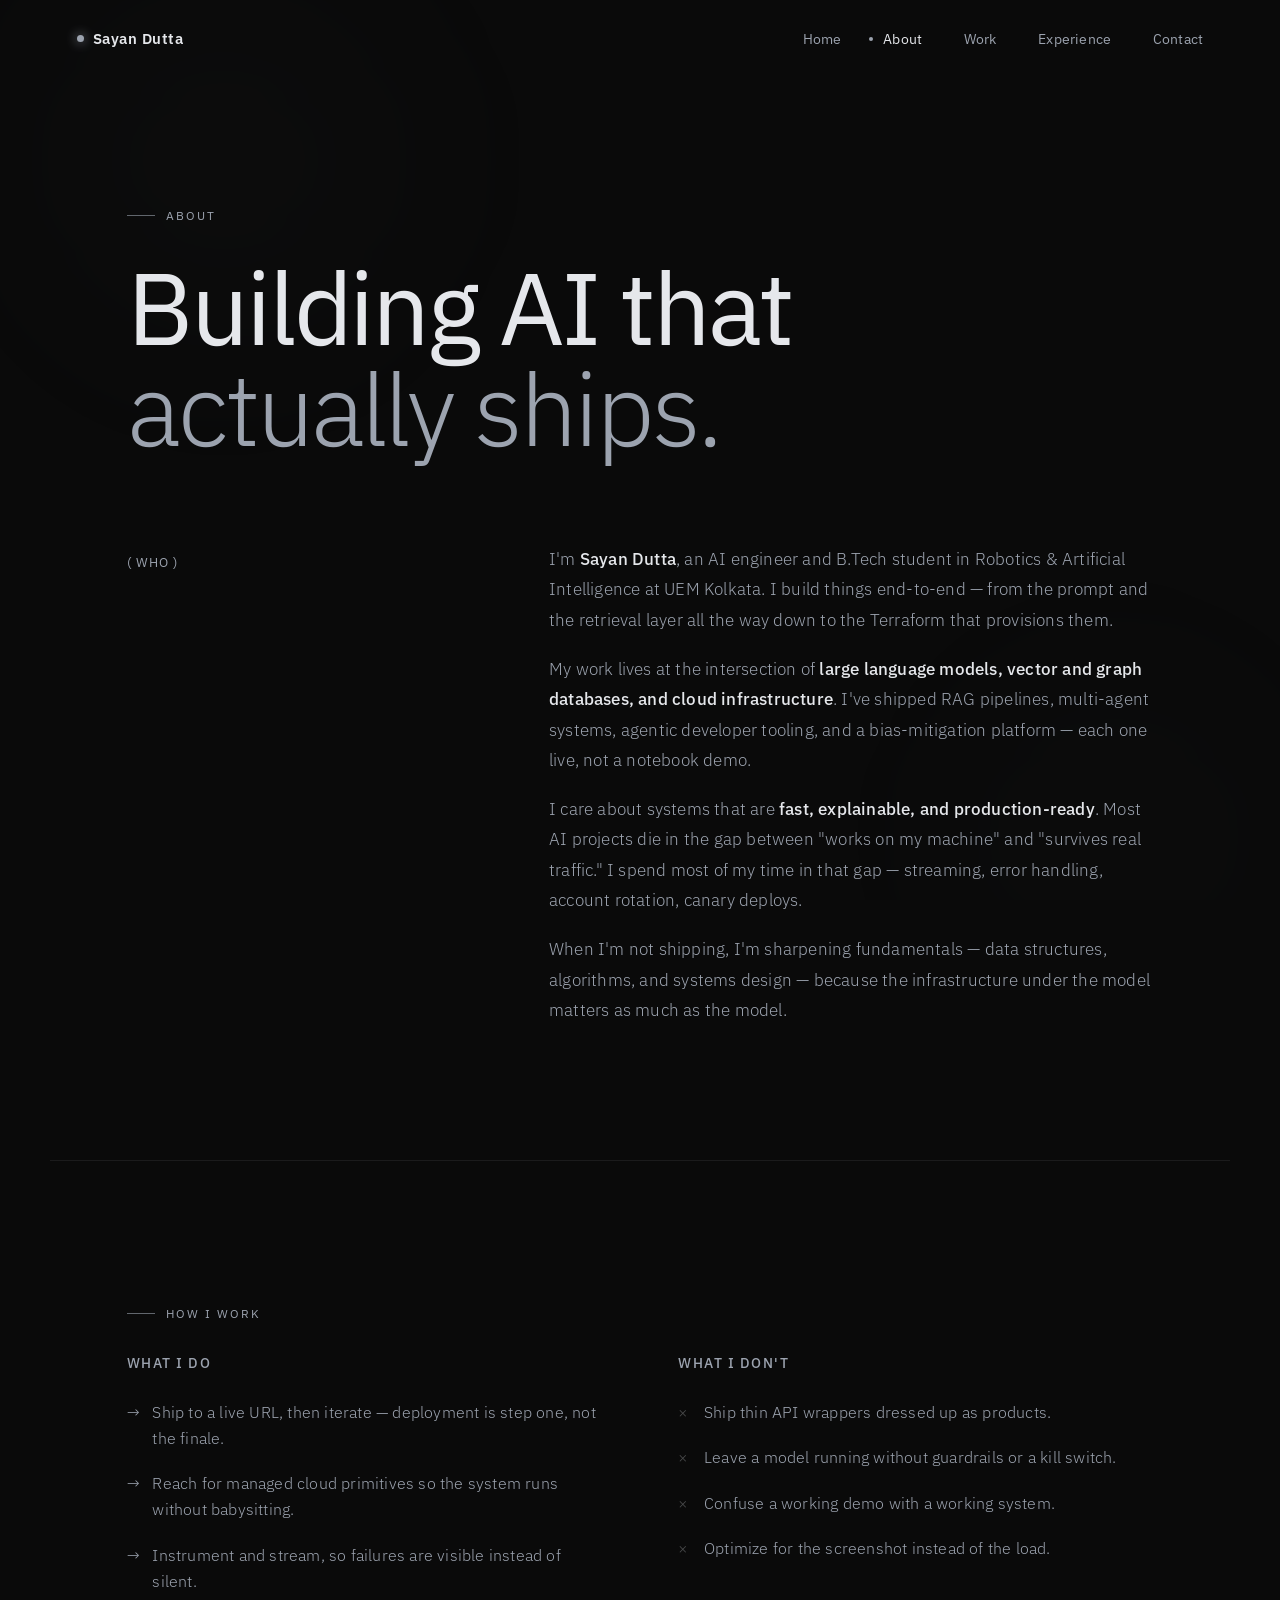
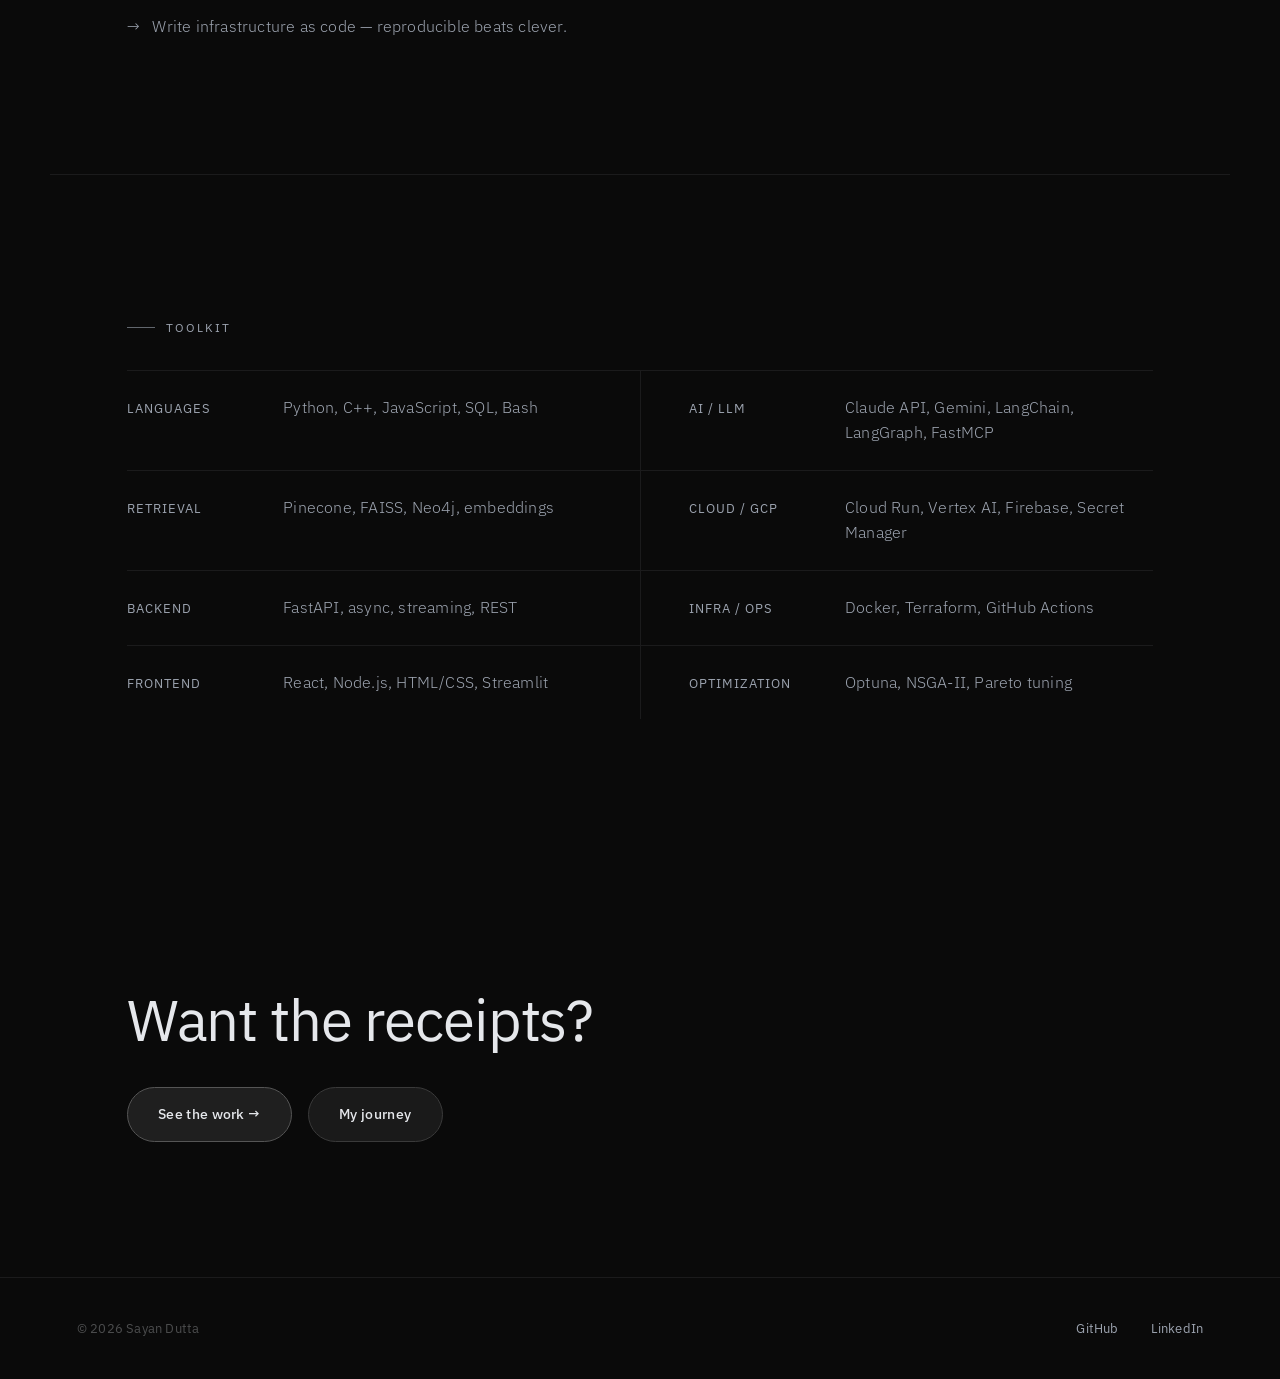
<file: about.html>
<!DOCTYPE html>
<html lang="en">
<head>
<meta charset="UTF-8">
<meta name="viewport" content="width=device-width,initial-scale=1.0">
<meta name="description" content="About Sayan Dutta — a robotics & AI student building production AI systems end-to-end.">
<title>About — Sayan Dutta</title>
<link rel="preconnect" href="https://fonts.googleapis.com">
<link rel="preconnect" href="https://fonts.gstatic.com" crossorigin>
<link href="https://fonts.googleapis.com/css2?family=IBM+Plex+Sans:wght@300;400;500;600;700&display=swap" rel="stylesheet">
<link rel="stylesheet" href="assets/style.css">
</head>
<body>

<div id="preloader"><div class="pl-name">Sayan Dutta</div></div>
<div id="transition"></div>
<div class="ambient"></div>
<div class="grain"></div>

<nav id="nav">
  <a href="index.html" class="nav-logo"><span class="dot"></span>Sayan Dutta</a>
  <ul class="nav-links">
    <li><a href="index.html">Home</a></li>
    <li><a href="about.html">About</a></li>
    <li><a href="work.html">Work</a></li>
    <li><a href="experience.html">Experience</a></li>
    <li><a href="contact.html">Contact</a></li>
  </ul>
  <button class="nav-toggle" aria-label="Toggle menu"><span></span><span></span><span></span></button>
</nav>
<div class="mobile-menu">
  <a href="index.html">Home</a>
  <a href="about.html">About</a>
  <a href="work.html">Work</a>
  <a href="experience.html">Experience</a>
  <a href="contact.html">Contact</a>
</div>

<main>

  <!-- HEADER -->
  <section class="page-header">
    <div class="wrap">
      <div class="eyebrow reveal">About</div>
      <h1 class="h-display reveal d1">Building AI that<br><span class="soft">actually ships.</span></h1>
    </div>
  </section>

  <!-- BIO -->
  <section class="section" style="padding-top:2rem">
    <div class="wrap">
      <div class="text-grid">
        <div class="label reveal">( Who )</div>
        <div class="prose-small reveal d1">
          <p>I'm <strong>Sayan Dutta</strong>, an AI engineer and B.Tech student in Robotics &amp; Artificial Intelligence at UEM Kolkata. I build things end-to-end — from the prompt and the retrieval layer all the way down to the Terraform that provisions them.</p>
          <p>My work lives at the intersection of <strong>large language models, vector and graph databases, and cloud infrastructure</strong>. I've shipped RAG pipelines, multi-agent systems, agentic developer tooling, and a bias-mitigation platform — each one live, not a notebook demo.</p>
          <p>I care about systems that are <strong>fast, explainable, and production-ready</strong>. Most AI projects die in the gap between "works on my machine" and "survives real traffic." I spend most of my time in that gap — streaming, error handling, account rotation, canary deploys.</p>
          <p>When I'm not shipping, I'm sharpening fundamentals — data structures, algorithms, and systems design — because the infrastructure under the model matters as much as the model.</p>
        </div>
      </div>
    </div>
  </section>

  <hr class="divider" style="max-width:var(--maxw);margin:0 auto">

  <!-- PRINCIPLES -->
  <section class="section">
    <div class="wrap">
      <div class="eyebrow reveal">How I work</div>
      <div class="two-col reveal d1">
        <div class="col yes">
          <h3>What I do</h3>
          <ul>
            <li>Ship to a live URL, then iterate — deployment is step one, not the finale.</li>
            <li>Reach for managed cloud primitives so the system runs without babysitting.</li>
            <li>Instrument and stream, so failures are visible instead of silent.</li>
            <li>Write infrastructure as code — reproducible beats clever.</li>
          </ul>
        </div>
        <div class="col no">
          <h3>What I don't</h3>
          <ul>
            <li>Ship thin API wrappers dressed up as products.</li>
            <li>Leave a model running without guardrails or a kill switch.</li>
            <li>Confuse a working demo with a working system.</li>
            <li>Optimize for the screenshot instead of the load.</li>
          </ul>
        </div>
      </div>
    </div>
  </section>

  <hr class="divider" style="max-width:var(--maxw);margin:0 auto">

  <!-- STACK -->
  <section class="section">
    <div class="wrap">
      <div class="eyebrow reveal">Toolkit</div>
      <div class="stack reveal d1">
        <div class="stack-row"><div class="s-cat">Languages</div><div class="s-items">Python, C++, JavaScript, SQL, Bash</div></div>
        <div class="stack-row"><div class="s-cat">AI / LLM</div><div class="s-items">Claude API, Gemini, LangChain, LangGraph, FastMCP</div></div>
        <div class="stack-row"><div class="s-cat">Retrieval</div><div class="s-items">Pinecone, FAISS, Neo4j, embeddings</div></div>
        <div class="stack-row"><div class="s-cat">Cloud / GCP</div><div class="s-items">Cloud Run, Vertex AI, Firebase, Secret Manager</div></div>
        <div class="stack-row"><div class="s-cat">Backend</div><div class="s-items">FastAPI, async, streaming, REST</div></div>
        <div class="stack-row"><div class="s-cat">Infra / Ops</div><div class="s-items">Docker, Terraform, GitHub Actions</div></div>
        <div class="stack-row"><div class="s-cat">Frontend</div><div class="s-items">React, Node.js, HTML/CSS, Streamlit</div></div>
        <div class="stack-row"><div class="s-cat">Optimization</div><div class="s-items">Optuna, NSGA-II, Pareto tuning</div></div>
      </div>
    </div>
  </section>

  <!-- CTA -->
  <section class="section">
    <div class="wrap">
      <h2 class="h-section reveal">Want the receipts?</h2>
      <div class="btn-row reveal d1" style="margin-top:2.2rem">
        <a href="work.html" class="btn btn-solid">See the work →</a>
        <a href="experience.html" class="btn btn-outline">My journey</a>
      </div>
    </div>
  </section>

</main>

<footer>
  <div class="footer-bar">
    <span class="footer-copy">© 2026 Sayan Dutta</span>
    <div class="footer-links">
      <a href="https://github.com/sayan1506" target="_blank" rel="noopener">GitHub</a>
      <a href="https://www.linkedin.com/in/sayan-dutta2006" target="_blank" rel="noopener">LinkedIn</a>
    </div>
  </div>
</footer>

<script src="assets/main.js"></script>
</body>
</html>
</file>
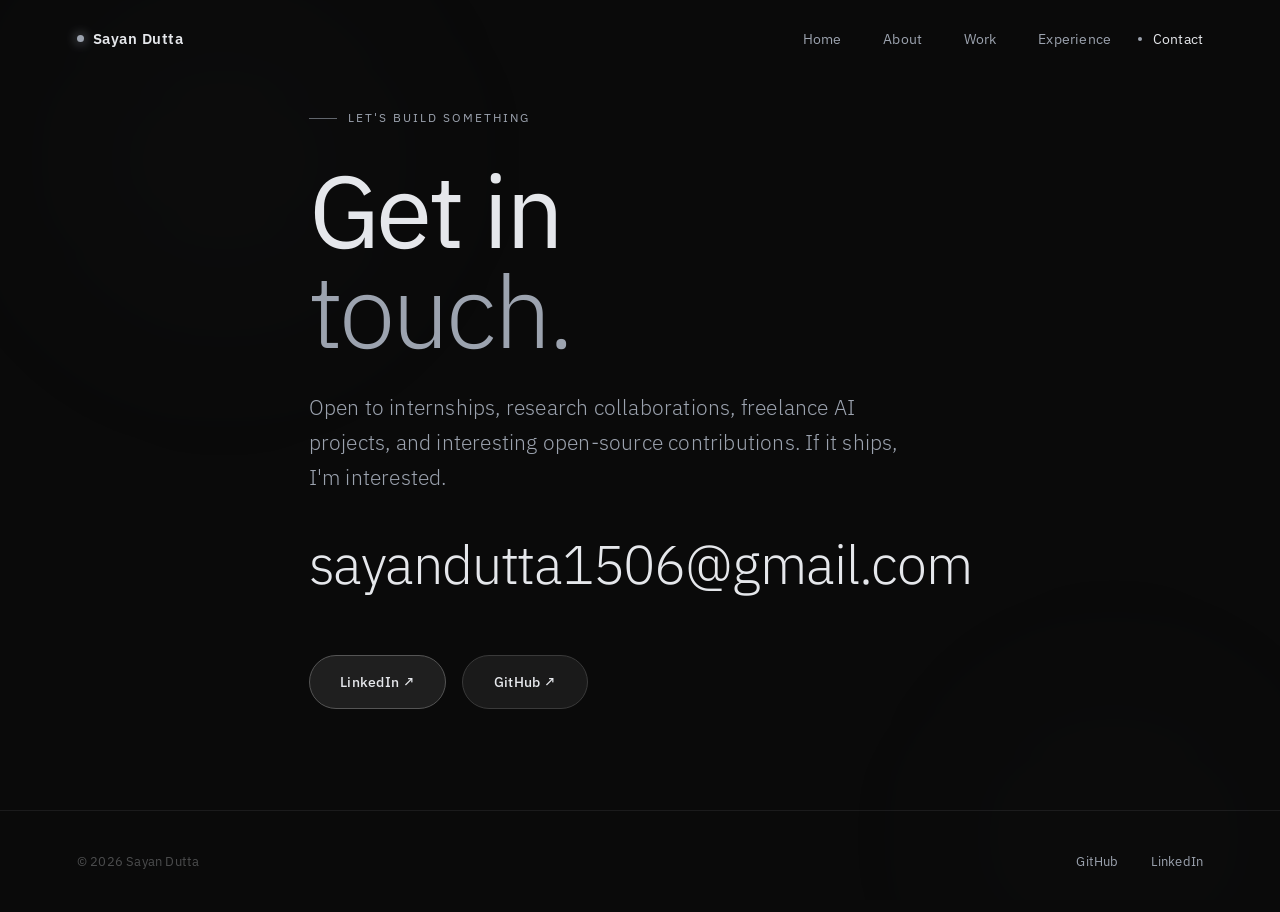
<file: contact.html>
<!DOCTYPE html>
<html lang="en">
<head>
<meta charset="UTF-8">
<meta name="viewport" content="width=device-width,initial-scale=1.0">
<meta name="description" content="Get in touch with Sayan Dutta — open to internships, research collaborations, freelance AI projects, and open-source contributions.">
<title>Contact — Sayan Dutta</title>
<link rel="preconnect" href="https://fonts.googleapis.com">
<link rel="preconnect" href="https://fonts.gstatic.com" crossorigin>
<link href="https://fonts.googleapis.com/css2?family=IBM+Plex+Sans:wght@300;400;500;600;700&display=swap" rel="stylesheet">
<link rel="stylesheet" href="assets/style.css">
</head>
<body>

<div id="preloader"><div class="pl-name">Sayan Dutta</div></div>
<div id="transition"></div>
<div class="ambient"></div>
<div class="grain"></div>

<nav id="nav">
  <a href="index.html" class="nav-logo"><span class="dot"></span>Sayan Dutta</a>
  <ul class="nav-links">
    <li><a href="index.html">Home</a></li>
    <li><a href="about.html">About</a></li>
    <li><a href="work.html">Work</a></li>
    <li><a href="experience.html">Experience</a></li>
    <li><a href="contact.html">Contact</a></li>
  </ul>
  <button class="nav-toggle" aria-label="Toggle menu"><span></span><span></span><span></span></button>
</nav>
<div class="mobile-menu">
  <a href="index.html">Home</a>
  <a href="about.html">About</a>
  <a href="work.html">Work</a>
  <a href="experience.html">Experience</a>
  <a href="contact.html">Contact</a>
</div>

<main>

  <section id="contact">
    <div class="wrap">
      <div class="eyebrow reveal">Let's build something</div>
      <h1 class="h-display reveal d1">Get in<br><span class="soft">touch.</span></h1>
      <p class="lead reveal d2" style="margin-top:1.8rem">Open to internships, research collaborations, freelance AI projects, and interesting open-source contributions. If it ships, I'm interested.</p>
      <a href="mailto:sayandutta1506@gmail.com" class="contact-mail reveal d2">sayandutta1506@gmail.com</a>
      <div class="btn-row reveal d3">
        <a href="https://www.linkedin.com/in/sayan-dutta2006" target="_blank" rel="noopener" class="btn btn-solid">LinkedIn ↗</a>
        <a href="https://github.com/sayan1506" target="_blank" rel="noopener" class="btn btn-outline">GitHub ↗</a>
      </div>
    </div>
  </section>

</main>

<footer>
  <div class="footer-bar">
    <span class="footer-copy">© 2026 Sayan Dutta</span>
    <div class="footer-links">
      <a href="https://github.com/sayan1506" target="_blank" rel="noopener">GitHub</a>
      <a href="https://www.linkedin.com/in/sayan-dutta2006" target="_blank" rel="noopener">LinkedIn</a>
    </div>
  </div>
</footer>

<script src="assets/main.js"></script>
</body>
</html>
</file>
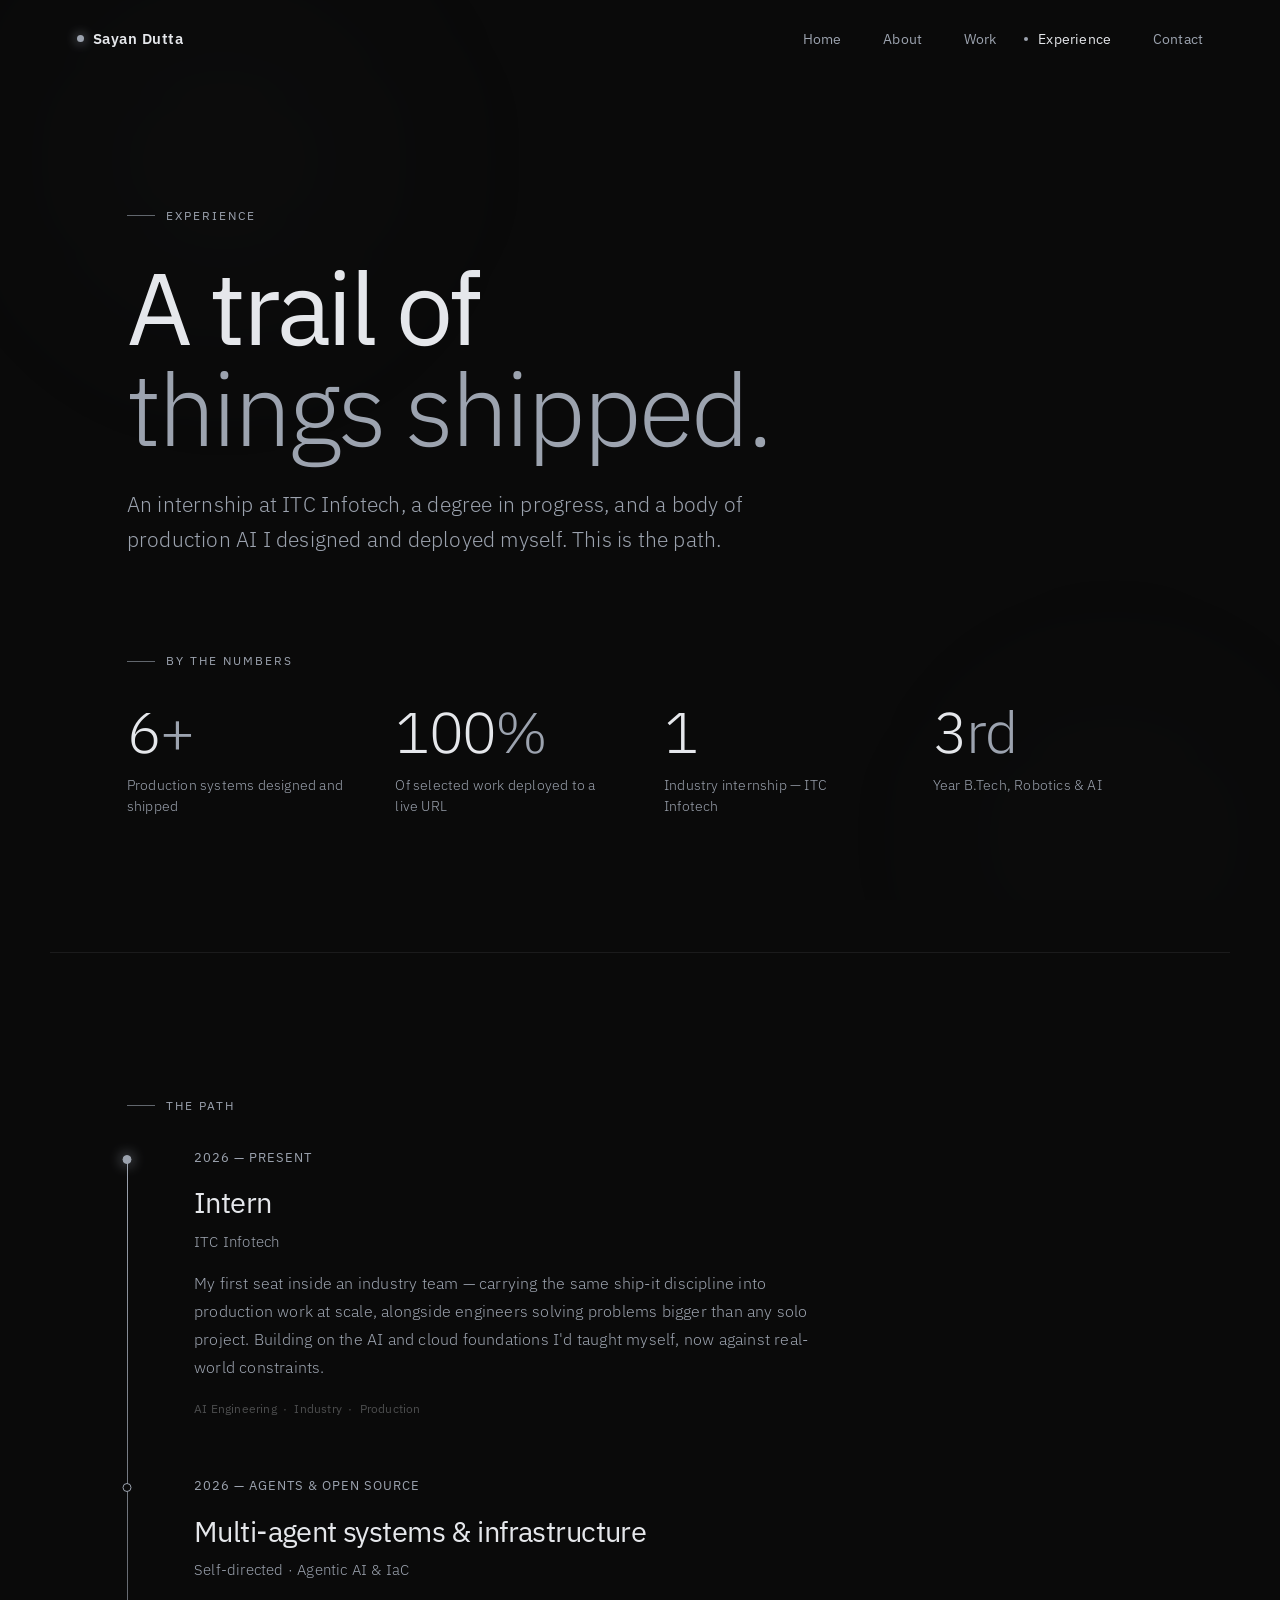
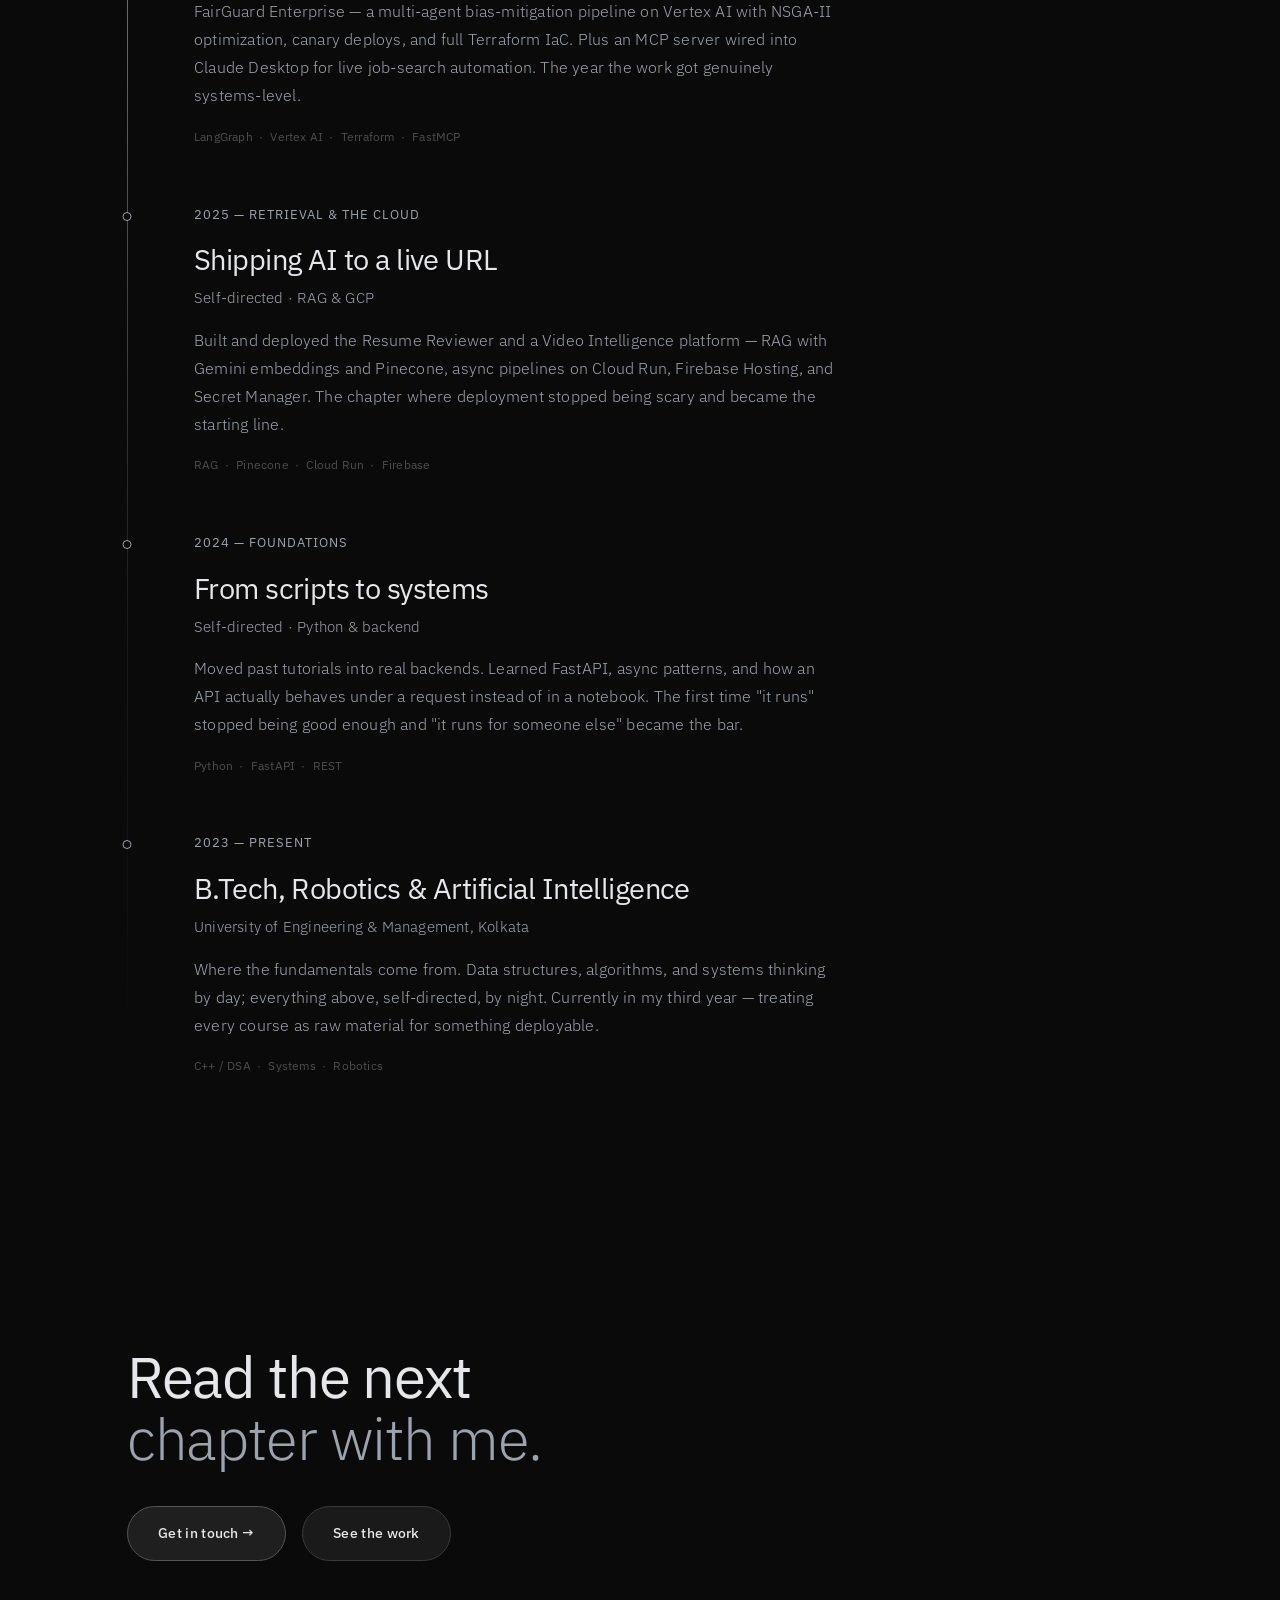
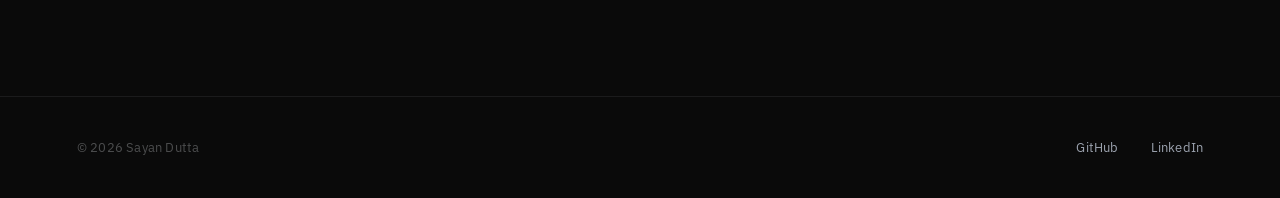
<file: experience.html>
<!DOCTYPE html>
<html lang="en">
<head>
<meta charset="UTF-8">
<meta name="viewport" content="width=device-width,initial-scale=1.0">
<meta name="description" content="The path of Sayan Dutta — an internship at ITC Infotech, a degree in progress, and a trail of production AI shipped end-to-end.">
<title>Experience — Sayan Dutta</title>
<link rel="preconnect" href="https://fonts.googleapis.com">
<link rel="preconnect" href="https://fonts.gstatic.com" crossorigin>
<link href="https://fonts.googleapis.com/css2?family=IBM+Plex+Sans:wght@300;400;500;600;700&display=swap" rel="stylesheet">
<link rel="stylesheet" href="assets/style.css">
</head>
<body>

<div id="preloader"><div class="pl-name">Sayan Dutta</div></div>
<div id="transition"></div>
<div class="ambient"></div>
<div class="grain"></div>

<nav id="nav">
  <a href="index.html" class="nav-logo"><span class="dot"></span>Sayan Dutta</a>
  <ul class="nav-links">
    <li><a href="index.html">Home</a></li>
    <li><a href="about.html">About</a></li>
    <li><a href="work.html">Work</a></li>
    <li><a href="experience.html">Experience</a></li>
    <li><a href="contact.html">Contact</a></li>
  </ul>
  <button class="nav-toggle" aria-label="Toggle menu"><span></span><span></span><span></span></button>
</nav>
<div class="mobile-menu">
  <a href="index.html">Home</a>
  <a href="about.html">About</a>
  <a href="work.html">Work</a>
  <a href="experience.html">Experience</a>
  <a href="contact.html">Contact</a>
</div>

<main>

  <!-- HEADER -->
  <section class="page-header">
    <div class="wrap">
      <div class="eyebrow reveal">Experience</div>
      <h1 class="h-display reveal d1">A trail of<br><span class="soft">things shipped.</span></h1>
      <p class="lead reveal d2" style="margin-top:1.8rem">An internship at ITC Infotech, a degree in progress, and a body of production AI I designed and deployed myself. This is the path.</p>
    </div>
  </section>

  <!-- METRICS -->
  <section class="section" style="padding-top:2rem">
    <div class="wrap">
      <div class="eyebrow reveal">By the numbers</div>
      <div class="metrics reveal d1">
        <div class="metric"><div class="m-num">6<em>+</em></div><div class="m-label">Production systems designed and shipped</div></div>
        <div class="metric"><div class="m-num">100<em>%</em></div><div class="m-label">Of selected work deployed to a live URL</div></div>
        <div class="metric"><div class="m-num">1</div><div class="m-label">Industry internship — ITC Infotech</div></div>
        <div class="metric"><div class="m-num">3<em>rd</em></div><div class="m-label">Year B.Tech, Robotics &amp; AI</div></div>
      </div>
    </div>
  </section>

  <hr class="divider" style="max-width:var(--maxw);margin:0 auto">

  <!-- TIMELINE -->
  <section class="section">
    <div class="wrap">
      <div class="eyebrow reveal">The path</div>
      <div class="timeline reveal d1">

        <div class="tl-item current">
          <div class="tl-date">2026 — Present</div>
          <div class="tl-title">Intern</div>
          <div class="tl-org">ITC Infotech</div>
          <div class="tl-desc">My first seat inside an industry team — carrying the same ship-it discipline into production work at scale, alongside engineers solving problems bigger than any solo project. Building on the AI and cloud foundations I'd taught myself, now against real-world constraints.</div>
          <div class="tl-tags"><span>AI Engineering</span><span>Industry</span><span>Production</span></div>
        </div>

        <div class="tl-item">
          <div class="tl-date">2026 — Agents &amp; open source</div>
          <div class="tl-title">Multi-agent systems &amp; infrastructure</div>
          <div class="tl-org">Self-directed · Agentic AI &amp; IaC</div>
          <div class="tl-desc">FairGuard Enterprise — a multi-agent bias-mitigation pipeline on Vertex AI with NSGA-II optimization, canary deploys, and full Terraform IaC. Plus an MCP server wired into Claude Desktop for live job-search automation. The year the work got genuinely systems-level.</div>
          <div class="tl-tags"><span>LangGraph</span><span>Vertex AI</span><span>Terraform</span><span>FastMCP</span></div>
        </div>

        <div class="tl-item">
          <div class="tl-date">2025 — Retrieval &amp; the cloud</div>
          <div class="tl-title">Shipping AI to a live URL</div>
          <div class="tl-org">Self-directed · RAG &amp; GCP</div>
          <div class="tl-desc">Built and deployed the Resume Reviewer and a Video Intelligence platform — RAG with Gemini embeddings and Pinecone, async pipelines on Cloud Run, Firebase Hosting, and Secret Manager. The chapter where deployment stopped being scary and became the starting line.</div>
          <div class="tl-tags"><span>RAG</span><span>Pinecone</span><span>Cloud Run</span><span>Firebase</span></div>
        </div>

        <div class="tl-item">
          <div class="tl-date">2024 — Foundations</div>
          <div class="tl-title">From scripts to systems</div>
          <div class="tl-org">Self-directed · Python &amp; backend</div>
          <div class="tl-desc">Moved past tutorials into real backends. Learned FastAPI, async patterns, and how an API actually behaves under a request instead of in a notebook. The first time "it runs" stopped being good enough and "it runs for someone else" became the bar.</div>
          <div class="tl-tags"><span>Python</span><span>FastAPI</span><span>REST</span></div>
        </div>

        <div class="tl-item">
          <div class="tl-date">2023 — Present</div>
          <div class="tl-title">B.Tech, Robotics &amp; Artificial Intelligence</div>
          <div class="tl-org">University of Engineering &amp; Management, Kolkata</div>
          <div class="tl-desc">Where the fundamentals come from. Data structures, algorithms, and systems thinking by day; everything above, self-directed, by night. Currently in my third year — treating every course as raw material for something deployable.</div>
          <div class="tl-tags"><span>C++ / DSA</span><span>Systems</span><span>Robotics</span></div>
        </div>

      </div>
    </div>
  </section>

  <!-- CTA -->
  <section class="section">
    <div class="wrap">
      <h2 class="h-section reveal">Read the next<br><span class="soft">chapter with me.</span></h2>
      <div class="btn-row reveal d1" style="margin-top:2.2rem">
        <a href="contact.html" class="btn btn-solid">Get in touch →</a>
        <a href="work.html" class="btn btn-outline">See the work</a>
      </div>
    </div>
  </section>

</main>

<footer>
  <div class="footer-bar">
    <span class="footer-copy">© 2026 Sayan Dutta</span>
    <div class="footer-links">
      <a href="https://github.com/sayan1506" target="_blank" rel="noopener">GitHub</a>
      <a href="https://www.linkedin.com/in/sayan-dutta2006" target="_blank" rel="noopener">LinkedIn</a>
    </div>
  </div>
</footer>

<script src="assets/main.js"></script>
</body>
</html>
</file>
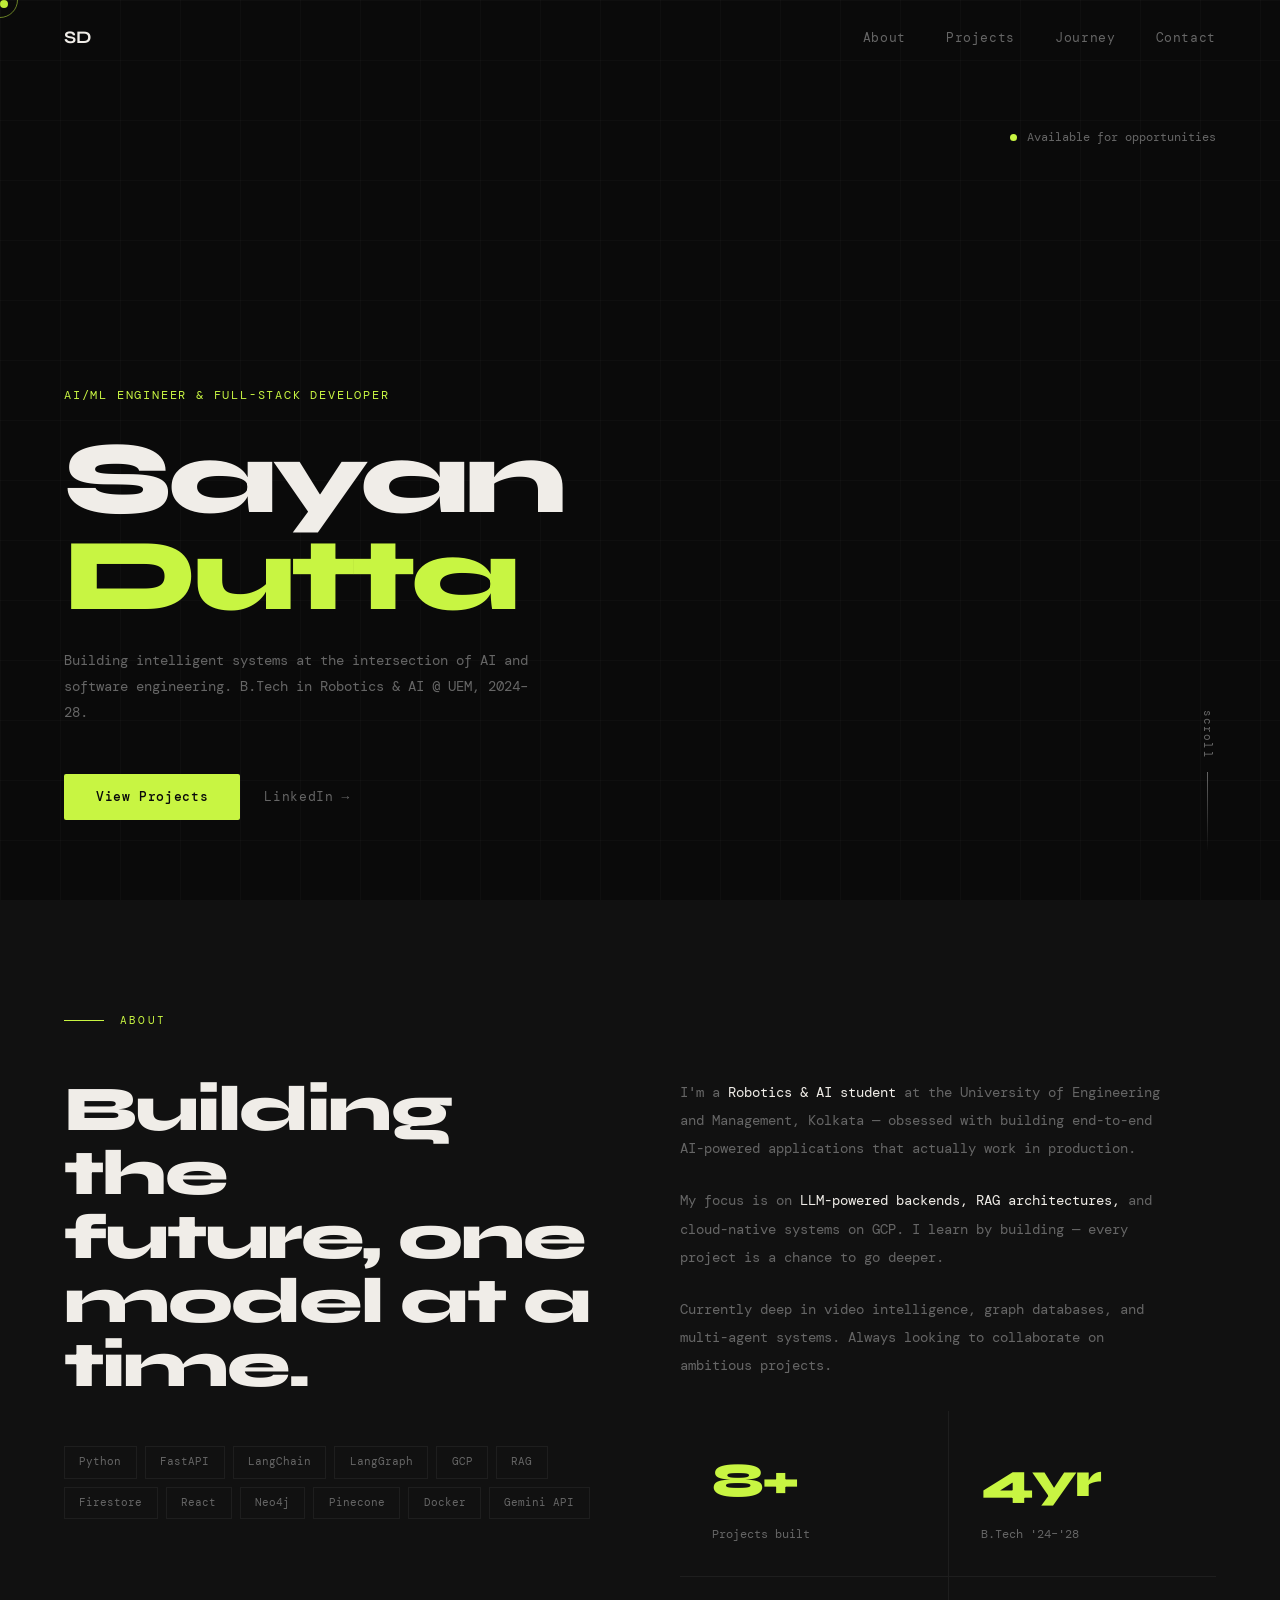
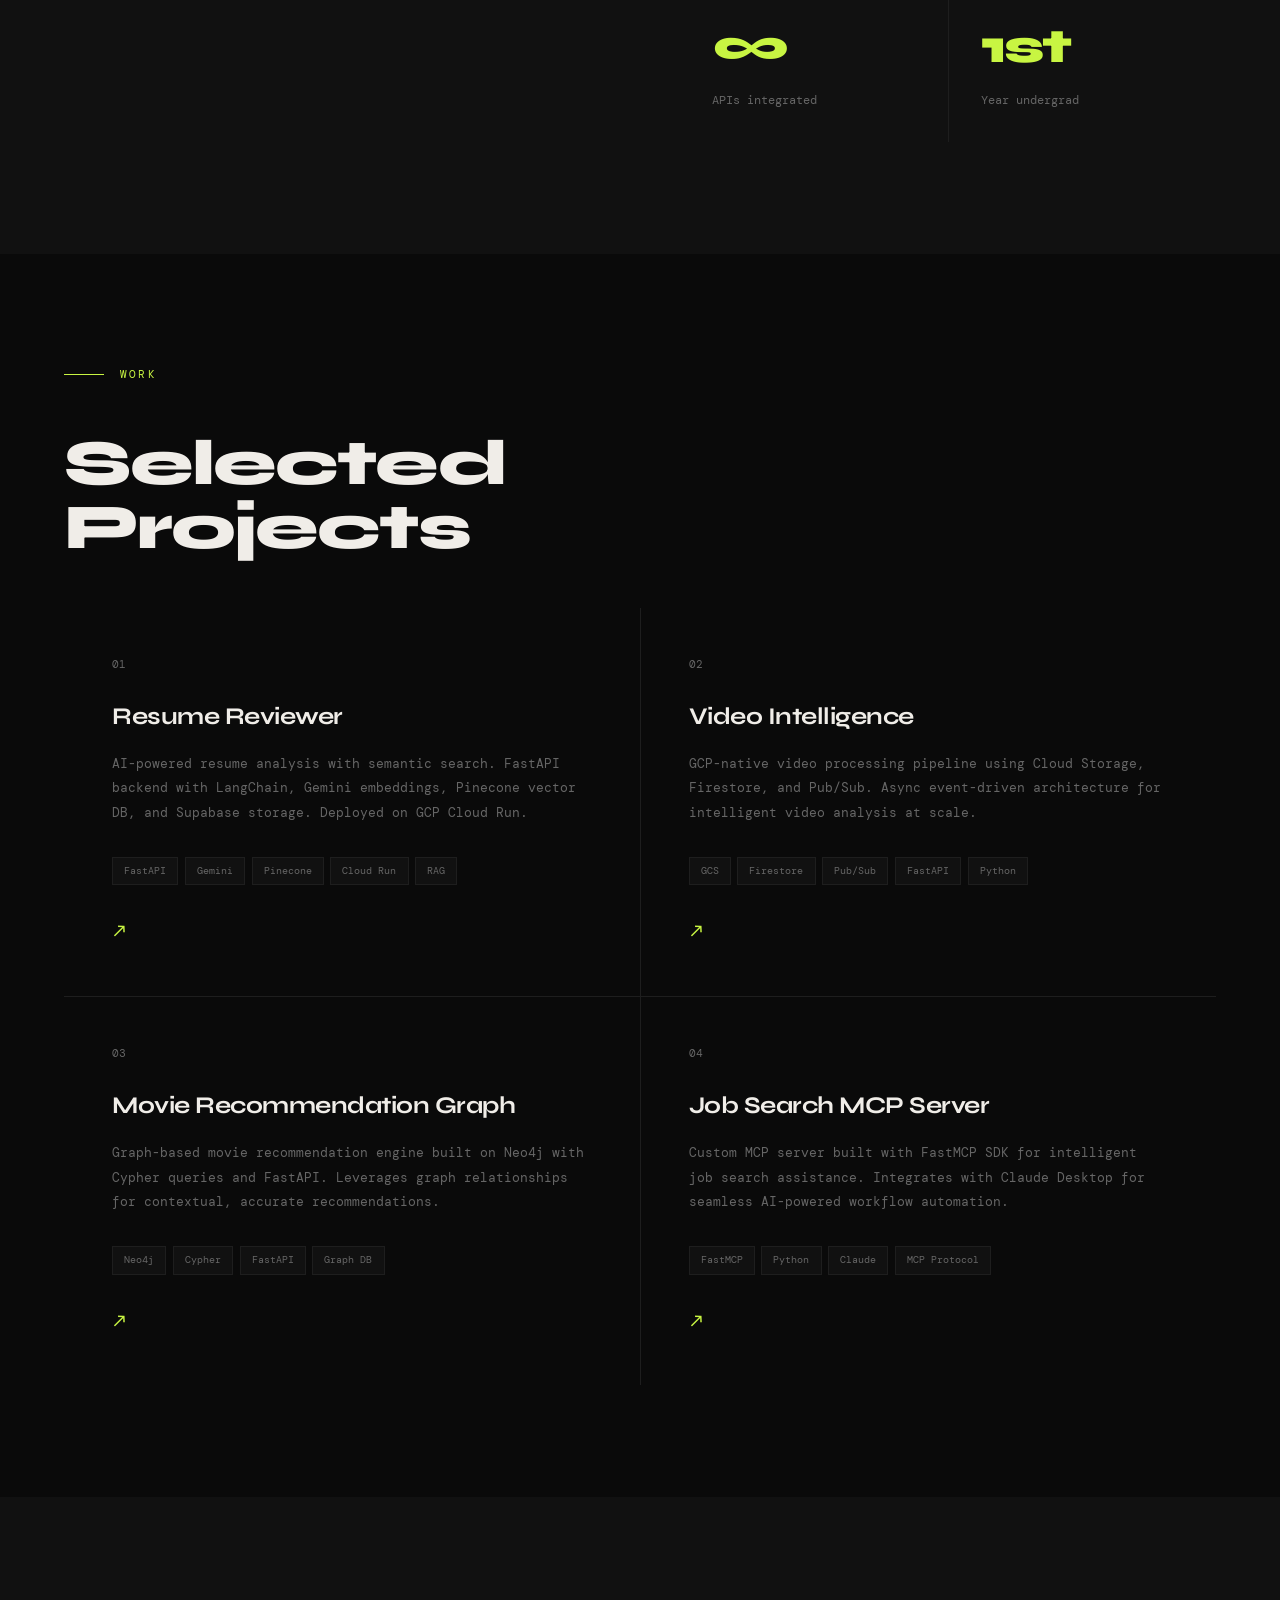
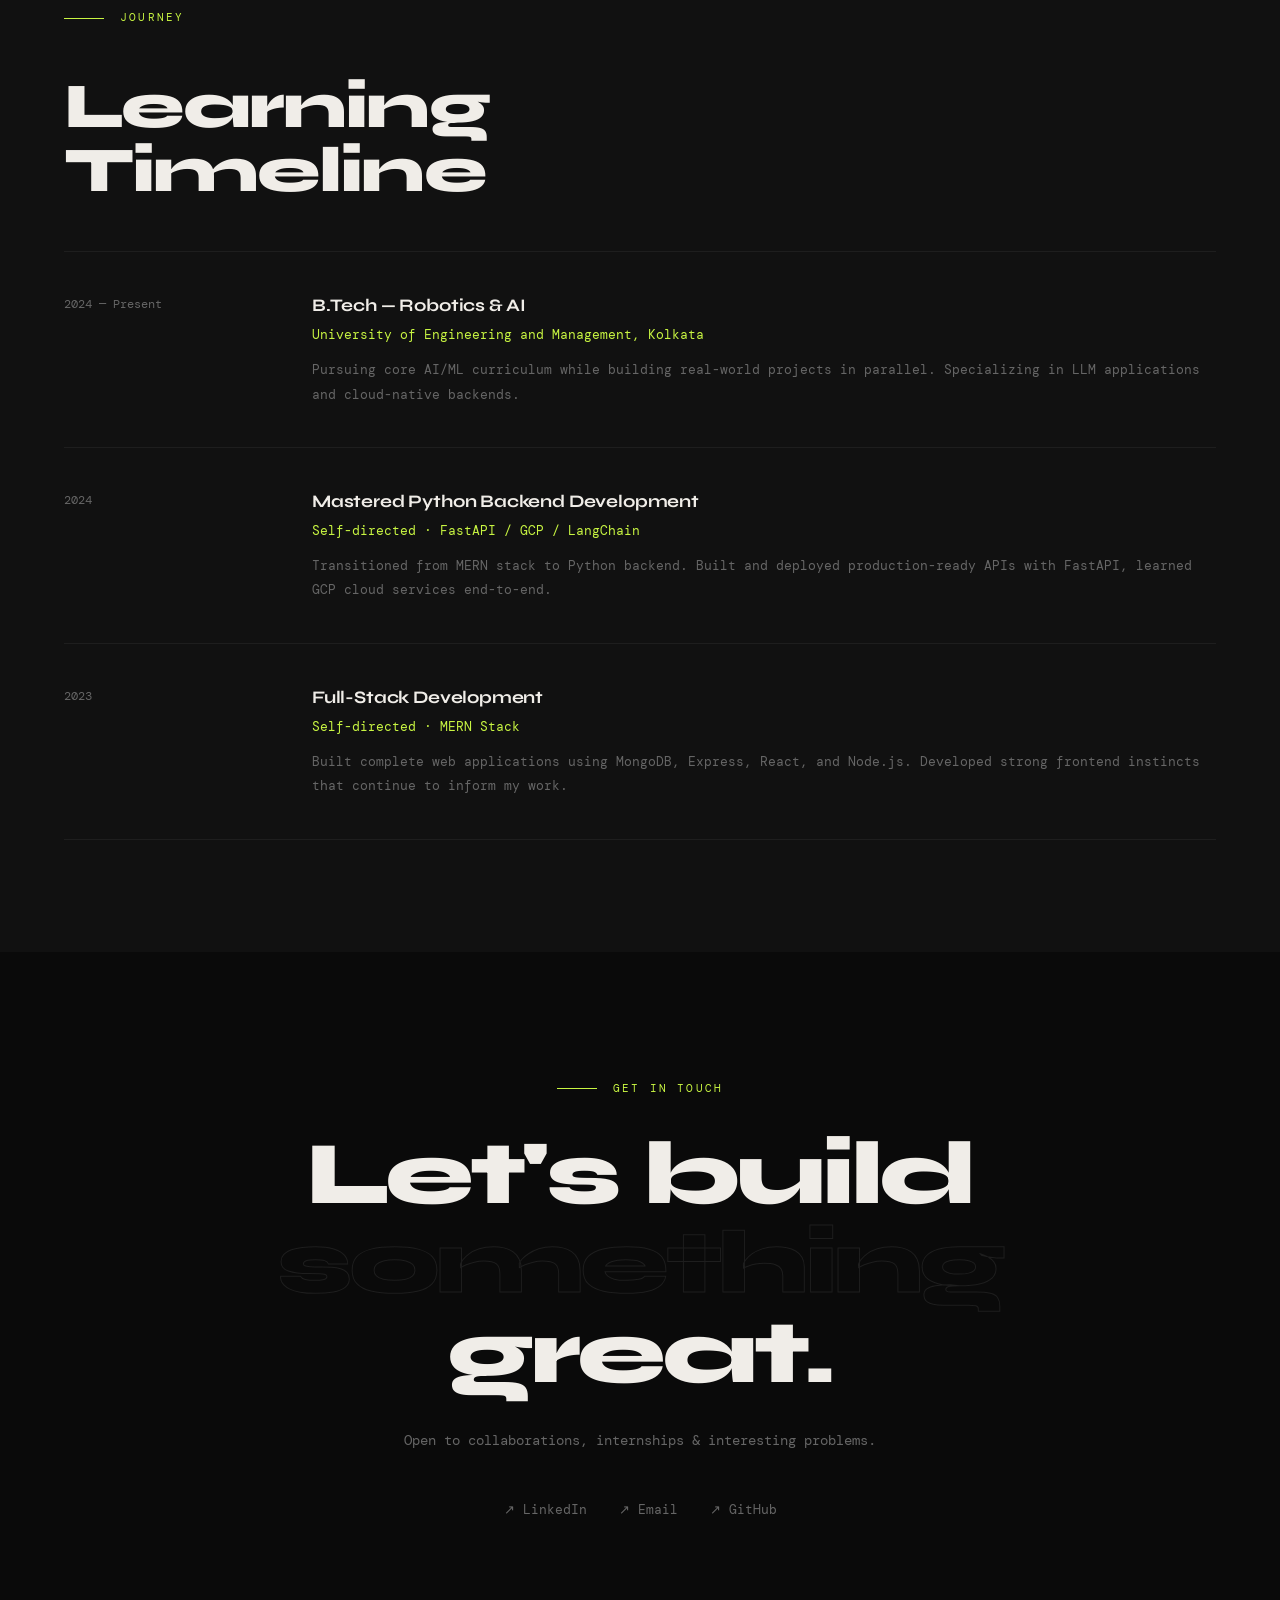
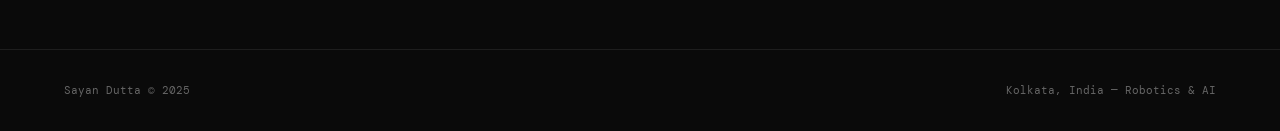
<file: sayan_dutta_portfolio.html>
<!DOCTYPE html>
<html lang="en">
<head>
<meta charset="UTF-8" />
<meta name="viewport" content="width=device-width, initial-scale=1.0"/>
<title>Sayan Dutta</title>
<link href="https://fonts.googleapis.com/css2?family=Syne:wght@400;500;600;700;800&family=DM+Mono:ital,wght@0,300;0,400;1,300&display=swap" rel="stylesheet"/>
<style>
*{margin:0;padding:0;box-sizing:border-box;}
:root{
  --bg:#0a0a0a;
  --surface:#111111;
  --border:#1e1e1e;
  --text:#f0ede8;
  --muted:#666;
  --accent:#c8f542;
  --accent2:#8b7cf8;
}
html{scroll-behavior:smooth;}
body{
  background:var(--bg);
  color:var(--text);
  font-family:'Syne',sans-serif;
  font-size:16px;
  line-height:1.6;
  overflow-x:hidden;
}
.cursor{
  position:fixed;
  width:8px;height:8px;
  background:var(--accent);
  border-radius:50%;
  pointer-events:none;
  z-index:9999;
  transition:transform .15s ease;
  mix-blend-mode:difference;
}
.cursor-ring{
  position:fixed;
  width:36px;height:36px;
  border:1px solid var(--accent);
  border-radius:50%;
  pointer-events:none;
  z-index:9998;
  transition:all .25s ease;
  opacity:.5;
}
nav{
  position:fixed;top:0;left:0;right:0;z-index:100;
  display:flex;justify-content:space-between;align-items:center;
  padding:1.5rem 4rem;
  border-bottom:1px solid transparent;
  transition:all .3s;
}
nav.scrolled{
  background:rgba(10,10,10,.9);
  border-color:var(--border);
  backdrop-filter:blur(12px);
}
.nav-logo{
  font-size:1.1rem;font-weight:700;letter-spacing:-.02em;
  color:var(--text);text-decoration:none;
}
.nav-links{display:flex;gap:2.5rem;}
.nav-links a{
  font-family:'DM Mono',monospace;
  font-size:.8rem;letter-spacing:.05em;
  color:var(--muted);text-decoration:none;
  transition:color .2s;
}
.nav-links a:hover{color:var(--accent);}
section{padding:7rem 4rem;}
.hero{
  min-height:100vh;
  display:flex;flex-direction:column;justify-content:flex-end;
  padding:7rem 4rem 5rem;
  position:relative;overflow:hidden;
}
.hero-tag{
  font-family:'DM Mono',monospace;
  font-size:.75rem;letter-spacing:.15em;
  color:var(--accent);text-transform:uppercase;
  margin-bottom:1.5rem;
  opacity:0;animation:fadeUp .8s .2s forwards;
}
.hero-name{
  font-size:clamp(3.5rem,8vw,7rem);
  font-weight:800;letter-spacing:-.04em;
  line-height:.95;
  margin-bottom:1.5rem;
  opacity:0;animation:fadeUp .8s .4s forwards;
}
.hero-name span{color:var(--accent);}
.hero-desc{
  font-family:'DM Mono',monospace;
  font-size:.9rem;color:var(--muted);
  max-width:480px;line-height:1.8;
  margin-bottom:3rem;
  opacity:0;animation:fadeUp .8s .6s forwards;
}
.hero-actions{
  display:flex;gap:1.5rem;align-items:center;
  opacity:0;animation:fadeUp .8s .8s forwards;
}
.btn-primary{
  background:var(--accent);color:#0a0a0a;
  padding:.8rem 2rem;border-radius:2px;
  font-family:'DM Mono',monospace;font-size:.8rem;letter-spacing:.05em;
  text-decoration:none;font-weight:500;
  transition:all .2s;display:inline-block;
}
.btn-primary:hover{background:#d4ff4a;transform:translateY(-2px);}
.btn-ghost{
  color:var(--muted);font-family:'DM Mono',monospace;
  font-size:.8rem;letter-spacing:.05em;text-decoration:none;
  display:flex;align-items:center;gap:.5rem;
  transition:color .2s;
}
.btn-ghost:hover{color:var(--text);}
.btn-ghost::after{content:'→';transition:transform .2s;}
.btn-ghost:hover::after{transform:translateX(4px);}
.hero-status{
  position:absolute;top:8rem;right:4rem;
  font-family:'DM Mono',monospace;font-size:.75rem;color:var(--muted);
  display:flex;align-items:center;gap:.6rem;
  opacity:0;animation:fadeIn .8s 1s forwards;
}
.status-dot{
  width:7px;height:7px;border-radius:50%;
  background:var(--accent);
  animation:pulse 2s infinite;
}
@keyframes pulse{0%,100%{opacity:1}50%{opacity:.4}}
.hero-scroll{
  position:absolute;bottom:3rem;right:4rem;
  font-family:'DM Mono',monospace;font-size:.7rem;
  color:var(--muted);letter-spacing:.1em;
  writing-mode:vertical-rl;
  display:flex;align-items:center;gap:.8rem;
  opacity:0;animation:fadeIn 1s 1.2s forwards;
}
.hero-scroll::after{
  content:'';width:1px;height:80px;
  background:linear-gradient(var(--muted),transparent);
}
.hero-grid{
  position:absolute;inset:0;
  background-image:
    linear-gradient(rgba(255,255,255,.02) 1px,transparent 1px),
    linear-gradient(90deg,rgba(255,255,255,.02) 1px,transparent 1px);
  background-size:60px 60px;
  pointer-events:none;
}
.section-label{
  font-family:'DM Mono',monospace;
  font-size:.7rem;letter-spacing:.2em;color:var(--accent);
  text-transform:uppercase;margin-bottom:3rem;
  display:flex;align-items:center;gap:1rem;
}
.section-label::before{content:'';flex:0 0 40px;height:1px;background:var(--accent);}
.section-title{
  font-size:clamp(2.5rem,5vw,4rem);
  font-weight:800;letter-spacing:-.03em;
  line-height:1;margin-bottom:3rem;
}
.about{background:var(--surface);}
.about-grid{display:grid;grid-template-columns:1fr 1fr;gap:5rem;align-items:start;}
.about-text{font-family:'DM Mono',monospace;font-size:.88rem;color:var(--muted);line-height:2;max-width:480px;}
.about-text p+p{margin-top:1.5rem;}
.about-text em{color:var(--text);font-style:normal;}
.about-stats{display:grid;grid-template-columns:1fr 1fr;gap:1px;background:var(--border);}
.stat-card{
  background:var(--surface);
  padding:2rem;
}
.stat-num{font-size:3rem;font-weight:800;letter-spacing:-.04em;color:var(--accent);}
.stat-label{font-family:'DM Mono',monospace;font-size:.75rem;color:var(--muted);margin-top:.3rem;}
.skills-row{
  margin-top:2rem;
  display:flex;flex-wrap:wrap;gap:.5rem;
}
.skill-tag{
  font-family:'DM Mono',monospace;font-size:.7rem;
  border:1px solid var(--border);padding:.4rem .9rem;
  color:var(--muted);transition:all .2s;cursor:default;
}
.skill-tag:hover{border-color:var(--accent);color:var(--accent);}
.projects-grid{
  display:grid;grid-template-columns:repeat(2,1fr);
  gap:1px;background:var(--border);margin-top:2rem;
}
.project-card{
  background:var(--bg);padding:3rem;
  transition:background .3s;cursor:pointer;
  position:relative;overflow:hidden;
}
.project-card::before{
  content:'';position:absolute;
  inset:0;background:var(--accent);
  transform:scaleX(0);transform-origin:left;
  transition:transform .4s cubic-bezier(.76,0,.24,1);
  opacity:.04;
}
.project-card:hover::before{transform:scaleX(1);}
.project-card:hover{background:var(--surface);}
.project-num{
  font-family:'DM Mono',monospace;
  font-size:.7rem;color:var(--muted);
  margin-bottom:1.5rem;
}
.project-title{
  font-size:1.5rem;font-weight:700;letter-spacing:-.02em;
  margin-bottom:1rem;
}
.project-desc{
  font-family:'DM Mono',monospace;
  font-size:.8rem;color:var(--muted);line-height:1.9;
  margin-bottom:2rem;
}
.project-tags{display:flex;flex-wrap:wrap;gap:.4rem;margin-bottom:2rem;}
.project-tag{
  font-family:'DM Mono',monospace;font-size:.65rem;
  background:var(--surface);padding:.3rem .7rem;
  color:var(--muted);border:1px solid var(--border);
}
.project-arrow{
  font-size:1.2rem;color:var(--accent);
  transition:transform .2s;display:inline-block;
}
.project-card:hover .project-arrow{transform:translate(4px,-4px);}
.experience{background:var(--surface);}
.timeline{display:flex;flex-direction:column;gap:0;margin-top:2rem;}
.timeline-item{
  display:grid;grid-template-columns:200px 1fr;
  gap:3rem;padding:2.5rem 0;
  border-bottom:1px solid var(--border);
  position:relative;
}
.timeline-item:first-child{border-top:1px solid var(--border);}
.timeline-date{
  font-family:'DM Mono',monospace;
  font-size:.75rem;color:var(--muted);
  padding-top:.2rem;
}
.timeline-role{font-size:1.1rem;font-weight:700;letter-spacing:-.01em;margin-bottom:.3rem;}
.timeline-company{
  font-family:'DM Mono',monospace;font-size:.8rem;
  color:var(--accent);margin-bottom:.8rem;
}
.timeline-desc{
  font-family:'DM Mono',monospace;font-size:.8rem;
  color:var(--muted);line-height:1.9;
}
.contact{text-align:center;padding:8rem 4rem;}
.contact-big{
  font-size:clamp(3rem,7vw,6rem);
  font-weight:800;letter-spacing:-.04em;
  line-height:1;margin-bottom:2rem;
}
.contact-big span{
  color:transparent;
  -webkit-text-stroke:1px var(--border);
  transition:all .3s;
}
.contact-big:hover span{
  -webkit-text-stroke-color:var(--accent);
}
.contact-sub{
  font-family:'DM Mono',monospace;
  font-size:.85rem;color:var(--muted);margin-bottom:3rem;
}
.contact-links{display:flex;justify-content:center;gap:2rem;}
.contact-link{
  font-family:'DM Mono',monospace;font-size:.8rem;
  color:var(--muted);text-decoration:none;
  display:flex;align-items:center;gap:.5rem;
  transition:color .2s;
}
.contact-link:hover{color:var(--accent);}
footer{
  border-top:1px solid var(--border);
  padding:2rem 4rem;
  display:flex;justify-content:space-between;
  font-family:'DM Mono',monospace;font-size:.7rem;color:var(--muted);
}
@keyframes fadeUp{from{opacity:0;transform:translateY(30px)}to{opacity:1;transform:translateY(0)}}
@keyframes fadeIn{from{opacity:0}to{opacity:1}}
.reveal{opacity:0;transform:translateY(30px);transition:all .7s cubic-bezier(.4,0,.2,1);}
.reveal.visible{opacity:1;transform:translateY(0);}
</style>
</head>
<body>

<div class="cursor" id="cursor"></div>
<div class="cursor-ring" id="cursorRing"></div>

<nav id="nav">
  <a href="#" class="nav-logo">SD</a>
  <div class="nav-links">
    <a href="#about">About</a>
    <a href="#projects">Projects</a>
    <a href="#experience">Journey</a>
    <a href="#contact">Contact</a>
  </div>
</nav>

<section class="hero" id="home">
  <div class="hero-grid"></div>
  <div class="hero-status">
    <span class="status-dot"></span>
    Available for opportunities
  </div>
  <div class="hero-tag">AI/ML Engineer & Full-Stack Developer</div>
  <h1 class="hero-name">Sayan<br/><span>Dutta</span></h1>
  <p class="hero-desc">Building intelligent systems at the intersection of AI and software engineering. B.Tech in Robotics & AI @ UEM, 2024–28.</p>
  <div class="hero-actions">
    <a href="#projects" class="btn-primary">View Projects</a>
    <a href="https://www.linkedin.com/in/sayan-dutta2006" class="btn-ghost">LinkedIn</a>
  </div>
  <div class="hero-scroll">scroll</div>
</section>

<section class="about" id="about">
  <div class="section-label">About</div>
  <div class="about-grid">
    <div>
      <h2 class="section-title">Building the<br/>future, one<br/>model at a time.</h2>
      <div class="skills-row">
        <span class="skill-tag">Python</span>
        <span class="skill-tag">FastAPI</span>
        <span class="skill-tag">LangChain</span>
        <span class="skill-tag">LangGraph</span>
        <span class="skill-tag">GCP</span>
        <span class="skill-tag">RAG</span>
        <span class="skill-tag">Firestore</span>
        <span class="skill-tag">React</span>
        <span class="skill-tag">Neo4j</span>
        <span class="skill-tag">Pinecone</span>
        <span class="skill-tag">Docker</span>
        <span class="skill-tag">Gemini API</span>
      </div>
    </div>
    <div>
      <div class="about-text">
        <p>I'm a <em>Robotics & AI student</em> at the University of Engineering and Management, Kolkata — obsessed with building end-to-end AI-powered applications that actually work in production.</p>
        <p>My focus is on <em>LLM-powered backends, RAG architectures,</em> and cloud-native systems on GCP. I learn by building — every project is a chance to go deeper.</p>
        <p>Currently deep in video intelligence, graph databases, and multi-agent systems. Always looking to collaborate on ambitious projects.</p>
      </div>
      <div class="about-stats" style="margin-top:2rem;">
        <div class="stat-card">
          <div class="stat-num">8+</div>
          <div class="stat-label">Projects built</div>
        </div>
        <div class="stat-card">
          <div class="stat-num">4yr</div>
          <div class="stat-label">B.Tech '24–'28</div>
        </div>
        <div class="stat-card">
          <div class="stat-num">∞</div>
          <div class="stat-label">APIs integrated</div>
        </div>
        <div class="stat-card">
          <div class="stat-num">1st</div>
          <div class="stat-label">Year undergrad</div>
        </div>
      </div>
    </div>
  </div>
</section>

<section id="projects" style="padding:7rem 4rem;">
  <div class="section-label reveal">Work</div>
  <h2 class="section-title reveal">Selected<br/>Projects</h2>
  <div class="projects-grid reveal">
    <div class="project-card">
      <div class="project-num">01</div>
      <div class="project-title">Resume Reviewer</div>
      <div class="project-desc">AI-powered resume analysis with semantic search. FastAPI backend with LangChain, Gemini embeddings, Pinecone vector DB, and Supabase storage. Deployed on GCP Cloud Run.</div>
      <div class="project-tags">
        <span class="project-tag">FastAPI</span>
        <span class="project-tag">Gemini</span>
        <span class="project-tag">Pinecone</span>
        <span class="project-tag">Cloud Run</span>
        <span class="project-tag">RAG</span>
      </div>
      <span class="project-arrow">↗</span>
    </div>
    <div class="project-card">
      <div class="project-num">02</div>
      <div class="project-title">Video Intelligence</div>
      <div class="project-desc">GCP-native video processing pipeline using Cloud Storage, Firestore, and Pub/Sub. Async event-driven architecture for intelligent video analysis at scale.</div>
      <div class="project-tags">
        <span class="project-tag">GCS</span>
        <span class="project-tag">Firestore</span>
        <span class="project-tag">Pub/Sub</span>
        <span class="project-tag">FastAPI</span>
        <span class="project-tag">Python</span>
      </div>
      <span class="project-arrow">↗</span>
    </div>
    <div class="project-card">
      <div class="project-num">03</div>
      <div class="project-title">Movie Recommendation Graph</div>
      <div class="project-desc">Graph-based movie recommendation engine built on Neo4j with Cypher queries and FastAPI. Leverages graph relationships for contextual, accurate recommendations.</div>
      <div class="project-tags">
        <span class="project-tag">Neo4j</span>
        <span class="project-tag">Cypher</span>
        <span class="project-tag">FastAPI</span>
        <span class="project-tag">Graph DB</span>
      </div>
      <span class="project-arrow">↗</span>
    </div>
    <div class="project-card">
      <div class="project-num">04</div>
      <div class="project-title">Job Search MCP Server</div>
      <div class="project-desc">Custom MCP server built with FastMCP SDK for intelligent job search assistance. Integrates with Claude Desktop for seamless AI-powered workflow automation.</div>
      <div class="project-tags">
        <span class="project-tag">FastMCP</span>
        <span class="project-tag">Python</span>
        <span class="project-tag">Claude</span>
        <span class="project-tag">MCP Protocol</span>
      </div>
      <span class="project-arrow">↗</span>
    </div>
  </div>
</section>

<section class="experience" id="experience">
  <div class="section-label reveal">Journey</div>
  <h2 class="section-title reveal">Learning<br/>Timeline</h2>
  <div class="timeline reveal">
    <div class="timeline-item">
      <div class="timeline-date">2024 — Present</div>
      <div>
        <div class="timeline-role">B.Tech — Robotics & AI</div>
        <div class="timeline-company">University of Engineering and Management, Kolkata</div>
        <div class="timeline-desc">Pursuing core AI/ML curriculum while building real-world projects in parallel. Specializing in LLM applications and cloud-native backends.</div>
      </div>
    </div>
    <div class="timeline-item">
      <div class="timeline-date">2024</div>
      <div>
        <div class="timeline-role">Mastered Python Backend Development</div>
        <div class="timeline-company">Self-directed · FastAPI / GCP / LangChain</div>
        <div class="timeline-desc">Transitioned from MERN stack to Python backend. Built and deployed production-ready APIs with FastAPI, learned GCP cloud services end-to-end.</div>
      </div>
    </div>
    <div class="timeline-item">
      <div class="timeline-date">2023</div>
      <div>
        <div class="timeline-role">Full-Stack Development</div>
        <div class="timeline-company">Self-directed · MERN Stack</div>
        <div class="timeline-desc">Built complete web applications using MongoDB, Express, React, and Node.js. Developed strong frontend instincts that continue to inform my work.</div>
      </div>
    </div>
  </div>
</section>

<section class="contact" id="contact">
  <div class="section-label reveal" style="justify-content:center;margin-bottom:2rem;">
    <span>Get in touch</span>
  </div>
  <div class="contact-big reveal">
    Let's build<br/><span>something</span><br/>great.
  </div>
  <p class="contact-sub reveal">Open to collaborations, internships & interesting problems.</p>
  <div class="contact-links reveal">
    <a href="https://www.linkedin.com/in/sayan-dutta2006" class="contact-link">↗ LinkedIn</a>
    <a href="mailto:sayan@example.com" class="contact-link">↗ Email</a>
    <a href="https://github.com/" class="contact-link">↗ GitHub</a>
  </div>
</section>

<footer>
  <span>Sayan Dutta © 2025</span>
  <span>Kolkata, India — Robotics & AI</span>
</footer>

<script>
const cursor = document.getElementById('cursor');
const ring = document.getElementById('cursorRing');
let mx=0,my=0,rx=0,ry=0;
document.addEventListener('mousemove',e=>{
  mx=e.clientX;my=e.clientY;
  cursor.style.left=mx-4+'px';
  cursor.style.top=my-4+'px';
});
function animRing(){
  rx+=(mx-rx)*.12;ry+=(my-ry)*.12;
  ring.style.left=rx-18+'px';
  ring.style.top=ry-18+'px';
  requestAnimationFrame(animRing);
}animRing();

const nav=document.getElementById('nav');
window.addEventListener('scroll',()=>{
  nav.classList.toggle('scrolled',window.scrollY>60);
});

const reveals=document.querySelectorAll('.reveal');
const obs=new IntersectionObserver(entries=>{
  entries.forEach(e=>{
    if(e.isIntersecting){e.target.classList.add('visible');obs.unobserve(e.target);}
  });
},{threshold:.1});
reveals.forEach(el=>obs.observe(el));

document.querySelectorAll('a[href^="#"]').forEach(a=>{
  a.addEventListener('click',e=>{
    e.preventDefault();
    const t=document.querySelector(a.getAttribute('href'));
    if(t)t.scrollIntoView({behavior:'smooth'});
  });
});
</script>
</body>
</html>
</file>
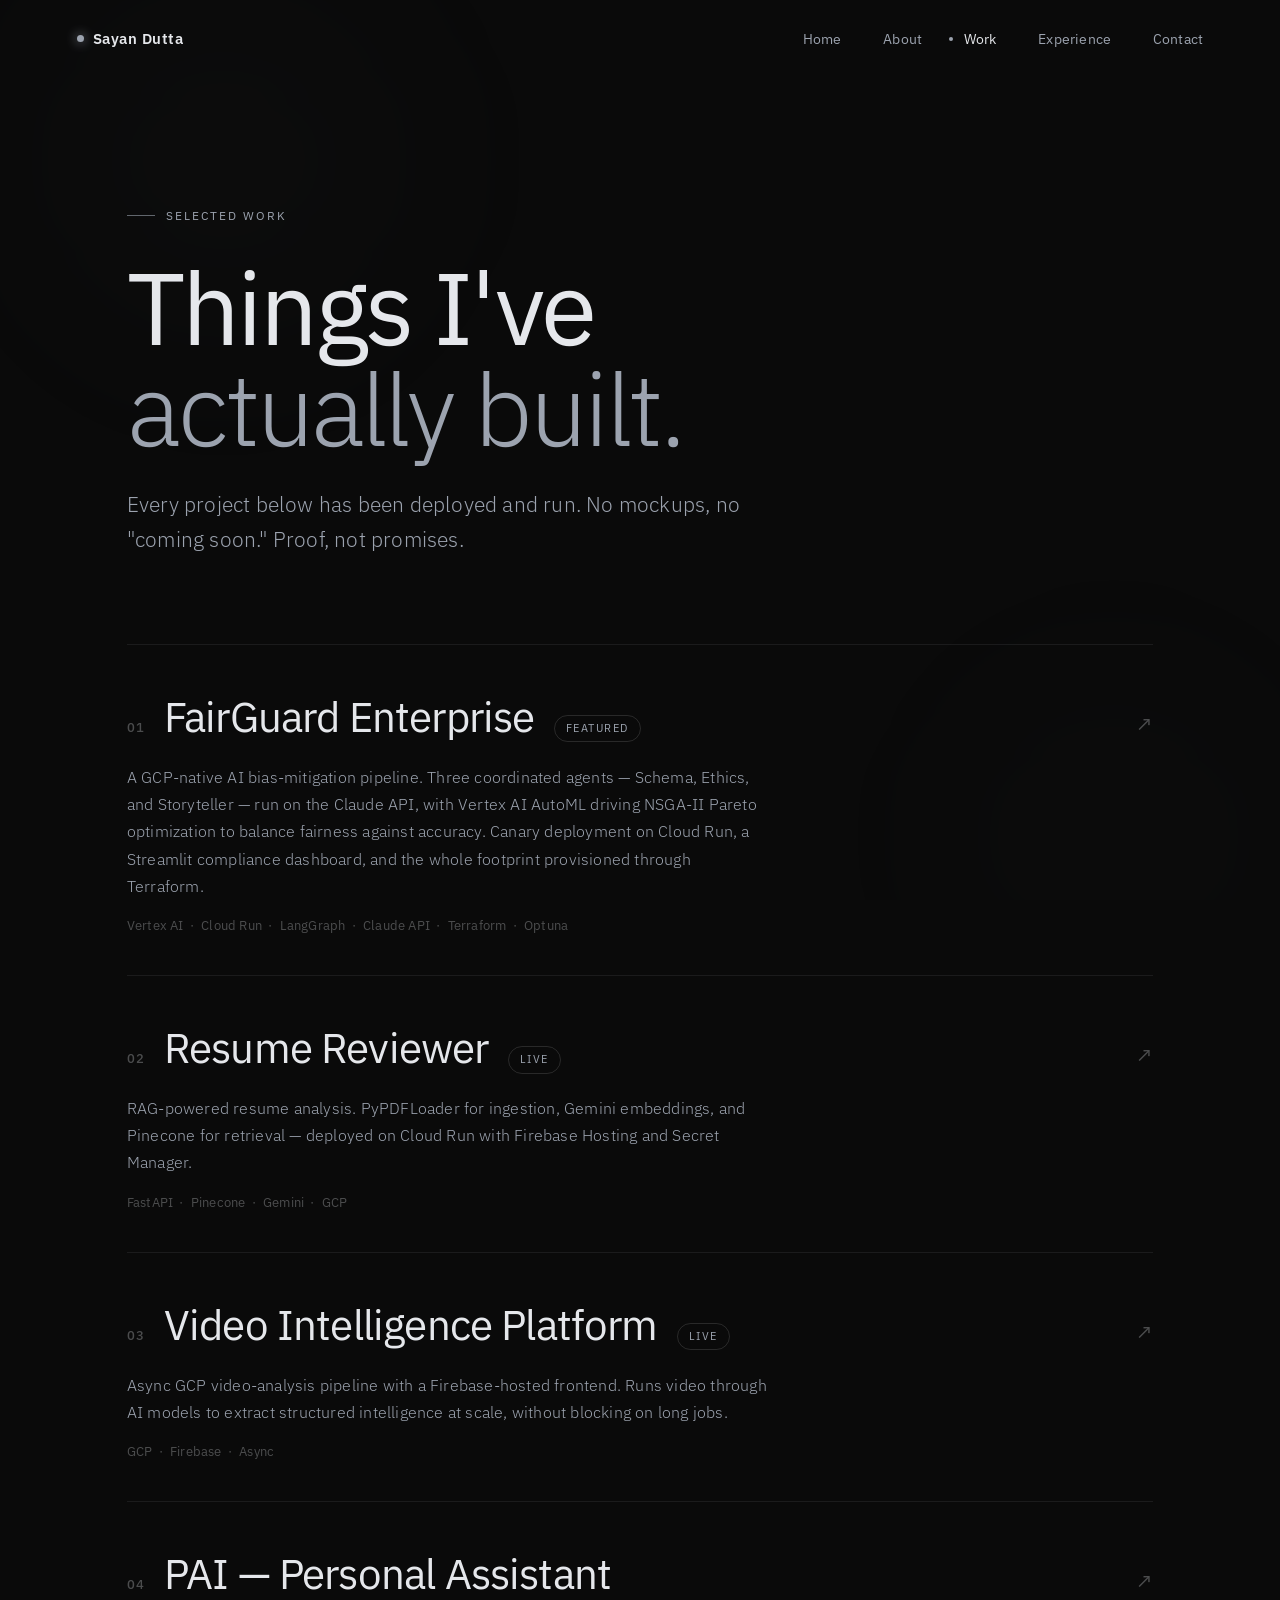
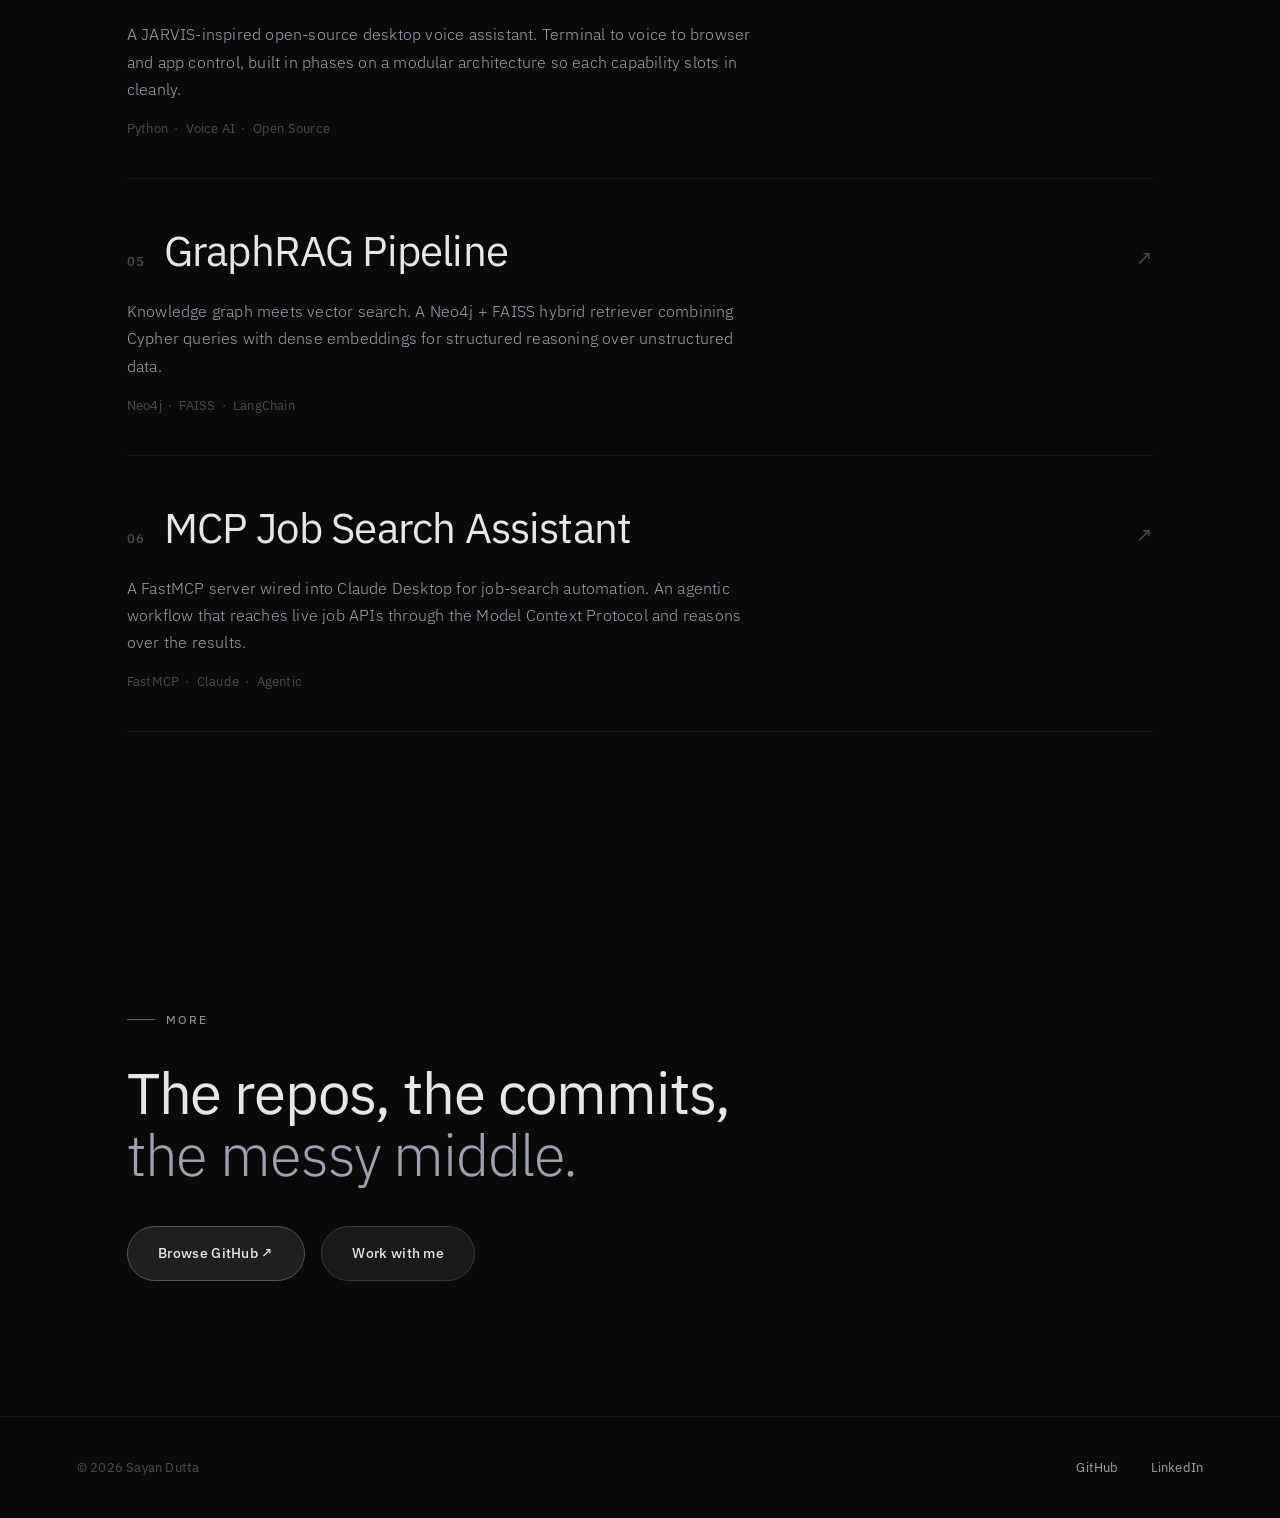
<file: work.html>
<!DOCTYPE html>
<html lang="en">
<head>
<meta charset="UTF-8">
<meta name="viewport" content="width=device-width,initial-scale=1.0">
<meta name="description" content="Selected work by Sayan Dutta — RAG pipelines, agentic systems, and bias-mitigation platforms, all shipped to production.">
<title>Work — Sayan Dutta</title>
<link rel="preconnect" href="https://fonts.googleapis.com">
<link rel="preconnect" href="https://fonts.gstatic.com" crossorigin>
<link href="https://fonts.googleapis.com/css2?family=IBM+Plex+Sans:wght@300;400;500;600;700&display=swap" rel="stylesheet">
<link rel="stylesheet" href="assets/style.css">
</head>
<body>

<div id="preloader"><div class="pl-name">Sayan Dutta</div></div>
<div id="transition"></div>
<div class="ambient"></div>
<div class="grain"></div>

<nav id="nav">
  <a href="index.html" class="nav-logo"><span class="dot"></span>Sayan Dutta</a>
  <ul class="nav-links">
    <li><a href="index.html">Home</a></li>
    <li><a href="about.html">About</a></li>
    <li><a href="work.html">Work</a></li>
    <li><a href="experience.html">Experience</a></li>
    <li><a href="contact.html">Contact</a></li>
  </ul>
  <button class="nav-toggle" aria-label="Toggle menu"><span></span><span></span><span></span></button>
</nav>
<div class="mobile-menu">
  <a href="index.html">Home</a>
  <a href="about.html">About</a>
  <a href="work.html">Work</a>
  <a href="experience.html">Experience</a>
  <a href="contact.html">Contact</a>
</div>

<main>

  <!-- HEADER -->
  <section class="page-header">
    <div class="wrap">
      <div class="eyebrow reveal">Selected work</div>
      <h1 class="h-display reveal d1">Things I've<br><span class="soft">actually built.</span></h1>
      <p class="lead reveal d2" style="margin-top:1.8rem">Every project below has been deployed and run. No mockups, no "coming soon." Proof, not promises.</p>
    </div>
  </section>

  <!-- PROJECTS -->
  <section class="section" style="padding-top:2rem">
    <div class="wrap">
      <div class="project-list">

        <a href="https://github.com/sayan1506" target="_blank" rel="noopener" class="project-row reveal">
          <div class="project-head">
            <span class="project-no">01</span>
            <span class="project-name">FairGuard Enterprise</span>
            <span class="project-badge">Featured</span>
            <span class="project-arrow">↗</span>
          </div>
          <p class="project-desc">A GCP-native AI bias-mitigation pipeline. Three coordinated agents — Schema, Ethics, and Storyteller — run on the Claude API, with Vertex AI AutoML driving NSGA-II Pareto optimization to balance fairness against accuracy. Canary deployment on Cloud Run, a Streamlit compliance dashboard, and the whole footprint provisioned through Terraform.</p>
          <div class="project-tags"><span>Vertex AI</span><span>Cloud Run</span><span>LangGraph</span><span>Claude API</span><span>Terraform</span><span>Optuna</span></div>
        </a>

        <a href="https://resume-reviewer-navy.vercel.app" target="_blank" rel="noopener" class="project-row reveal">
          <div class="project-head">
            <span class="project-no">02</span>
            <span class="project-name">Resume Reviewer</span>
            <span class="project-badge">Live</span>
            <span class="project-arrow">↗</span>
          </div>
          <p class="project-desc">RAG-powered resume analysis. PyPDFLoader for ingestion, Gemini embeddings, and Pinecone for retrieval — deployed on Cloud Run with Firebase Hosting and Secret Manager.</p>
          <div class="project-tags"><span>FastAPI</span><span>Pinecone</span><span>Gemini</span><span>GCP</span></div>
        </a>

        <a href="https://video-intelligence-v1.web.app" target="_blank" rel="noopener" class="project-row reveal">
          <div class="project-head">
            <span class="project-no">03</span>
            <span class="project-name">Video Intelligence Platform</span>
            <span class="project-badge">Live</span>
            <span class="project-arrow">↗</span>
          </div>
          <p class="project-desc">Async GCP video-analysis pipeline with a Firebase-hosted frontend. Runs video through AI models to extract structured intelligence at scale, without blocking on long jobs.</p>
          <div class="project-tags"><span>GCP</span><span>Firebase</span><span>Async</span></div>
        </a>

        <a href="https://github.com/sayan1506" target="_blank" rel="noopener" class="project-row reveal">
          <div class="project-head">
            <span class="project-no">04</span>
            <span class="project-name">PAI — Personal Assistant</span>
            <span class="project-arrow">↗</span>
          </div>
          <p class="project-desc">A JARVIS-inspired open-source desktop voice assistant. Terminal to voice to browser and app control, built in phases on a modular architecture so each capability slots in cleanly.</p>
          <div class="project-tags"><span>Python</span><span>Voice AI</span><span>Open Source</span></div>
        </a>

        <a href="https://github.com/sayan1506" target="_blank" rel="noopener" class="project-row reveal">
          <div class="project-head">
            <span class="project-no">05</span>
            <span class="project-name">GraphRAG Pipeline</span>
            <span class="project-arrow">↗</span>
          </div>
          <p class="project-desc">Knowledge graph meets vector search. A Neo4j + FAISS hybrid retriever combining Cypher queries with dense embeddings for structured reasoning over unstructured data.</p>
          <div class="project-tags"><span>Neo4j</span><span>FAISS</span><span>LangChain</span></div>
        </a>

        <a href="https://github.com/sayan1506" target="_blank" rel="noopener" class="project-row reveal">
          <div class="project-head">
            <span class="project-no">06</span>
            <span class="project-name">MCP Job Search Assistant</span>
            <span class="project-arrow">↗</span>
          </div>
          <p class="project-desc">A FastMCP server wired into Claude Desktop for job-search automation. An agentic workflow that reaches live job APIs through the Model Context Protocol and reasons over the results.</p>
          <div class="project-tags"><span>FastMCP</span><span>Claude</span><span>Agentic</span></div>
        </a>

      </div>
    </div>
  </section>

  <!-- CTA -->
  <section class="section">
    <div class="wrap">
      <div class="eyebrow reveal">More</div>
      <h2 class="h-section reveal d1">The repos, the commits,<br><span class="soft">the messy middle.</span></h2>
      <div class="btn-row reveal d2" style="margin-top:2.5rem">
        <a href="https://github.com/sayan1506" target="_blank" rel="noopener" class="btn btn-solid">Browse GitHub ↗</a>
        <a href="contact.html" class="btn btn-outline">Work with me</a>
      </div>
    </div>
  </section>

</main>

<footer>
  <div class="footer-bar">
    <span class="footer-copy">© 2026 Sayan Dutta</span>
    <div class="footer-links">
      <a href="https://github.com/sayan1506" target="_blank" rel="noopener">GitHub</a>
      <a href="https://www.linkedin.com/in/sayan-dutta2006" target="_blank" rel="noopener">LinkedIn</a>
    </div>
  </div>
</footer>

<script src="assets/main.js"></script>
</body>
</html>
</file>
<file: assets/style.css>
/* ============================================================
   Sayan Dutta — Portfolio
   Design system cloned from red1-for-hek.vercel.app
   Dark minimal. Violet-tinted near-black. Single accent.
   IBM Plex Sans. Single column. Lots of space. Slow quiet fades.
   ============================================================ */

:root {
  --bg: #0a0a0a;
  --bg-2: #0d0d0d;
  --text: #e5e7eb;
  --muted: #9ca3af;
  --muted-2: rgba(229, 231, 235, 0.3);
  --accent: #9ca3af;
  --accent-light: #cbd0d6;
  --border: rgba(229, 231, 235, 0.08);
  --border-2: rgba(229, 231, 235, 0.14);
  --font: 'IBM Plex Sans', system-ui, -apple-system, sans-serif;
  --ease: cubic-bezier(0.33, 0.11, 1, 0.72);
  --ease-out: cubic-bezier(0.22, 1, 0.36, 1);
  --gutter: clamp(1.5rem, 6vw, 7rem);
  --maxw: 1180px;
}

*, *::before, *::after { margin: 0; padding: 0; box-sizing: border-box; }

html { scroll-behavior: smooth; font-size: 16px; -webkit-font-smoothing: antialiased; text-rendering: optimizeLegibility; }

body {
  font-family: var(--font);
  background: var(--bg);
  color: var(--text);
  overflow-x: hidden;
  line-height: 1.6;
  font-weight: 400;
  letter-spacing: 0.2px;
}

img { max-width: 100%; display: block; }
a { color: inherit; }
::selection { background: rgba(156, 163, 175, 0.3); color: #fff; }

/* ── SCROLLBAR ── */
::-webkit-scrollbar { width: 8px; }
::-webkit-scrollbar-track { background: var(--bg); }
::-webkit-scrollbar-thumb { background: rgba(156, 163, 175, 0.2); border-radius: 100px; }
::-webkit-scrollbar-thumb:hover { background: rgba(156, 163, 175, 0.4); }

/* ── AMBIENT GLOWS (fixed background) ── */
.ambient { position: fixed; inset: 0; z-index: 0; pointer-events: none; overflow: hidden; }
.ambient::before, .ambient::after {
  content: ''; position: absolute; border-radius: 50%;
  filter: blur(60px); opacity: 0.55;
}
.ambient::before {
  width: 55vw; height: 55vw; top: -15vw; left: -10vw;
  background: radial-gradient(circle, rgba(156, 163, 175, 0.05), transparent 65%);
  animation: drift1 22s ease-in-out infinite alternate;
}
.ambient::after {
  width: 50vw; height: 50vw; bottom: -20vw; right: -12vw;
  background: radial-gradient(circle, rgba(156, 163, 175, 0.04), transparent 65%);
  animation: drift2 26s ease-in-out infinite alternate;
}
@keyframes drift1 { from { transform: translate(0, 0); } to { transform: translate(8vw, 6vw); } }
@keyframes drift2 { from { transform: translate(0, 0); } to { transform: translate(-7vw, -5vw); } }
.grain {
  position: fixed; inset: 0; z-index: 1; pointer-events: none; opacity: 0.4;
  background-image: radial-gradient(rgba(229, 231, 235, 0.015) 1px, transparent 1px);
  background-size: 3px 3px;
}

/* ── PRELOADER ── */
#preloader {
  position: fixed; inset: 0; z-index: 1000;
  background: var(--bg);
  display: flex; align-items: center; justify-content: center;
  transition: opacity 0.8s var(--ease-out), visibility 0.8s;
}
#preloader.done { opacity: 0; visibility: hidden; }
#preloader .pl-name {
  font-size: 0.9rem; font-weight: 500; letter-spacing: 3px;
  text-transform: uppercase; color: var(--muted);
  position: relative; overflow: hidden;
}
#preloader .pl-name::after {
  content: ''; position: absolute; left: 0; bottom: -4px; height: 1px;
  width: 0; background: var(--accent); animation: plLine 1.6s var(--ease-out) forwards;
}
@keyframes plLine { to { width: 100%; } }

/* ── PAGE TRANSITION (subtle opacity wash) ── */
#transition {
  position: fixed; inset: 0; z-index: 900;
  background: var(--bg); opacity: 0; visibility: hidden;
  transition: opacity 0.5s var(--ease-out), visibility 0.5s;
  pointer-events: none;
}
#transition.cover { opacity: 1; visibility: visible; }

/* ── NAV ── */
nav {
  position: fixed; top: 0; left: 0; right: 0; z-index: 100;
  display: flex; align-items: center; justify-content: space-between;
  padding: 1.6rem var(--gutter);
  transition: padding 0.5s var(--ease-out), background 0.5s, border-color 0.5s;
  border-bottom: 1px solid transparent;
}
nav.solid {
  background: rgba(13, 13, 13, 0.7);
  backdrop-filter: blur(30px); -webkit-backdrop-filter: blur(30px);
  border-bottom: 1px solid var(--border);
  padding: 1.1rem var(--gutter);
}
.nav-logo {
  font-size: 0.92rem; font-weight: 600; letter-spacing: 0.5px;
  text-decoration: none; color: var(--text);
  display: inline-flex; align-items: center; gap: 0.55rem;
}
.nav-logo .dot { width: 7px; height: 7px; border-radius: 50%; background: var(--accent); box-shadow: 0 0 12px var(--accent); }
.nav-links { display: flex; gap: 2.6rem; list-style: none; align-items: center; }
.nav-links a {
  font-size: 0.85rem; font-weight: 400; color: var(--muted);
  text-decoration: none; transition: color 0.4s var(--ease-out);
  position: relative;
}
.nav-links a:hover { color: var(--text); }
.nav-links a.active { color: var(--text); }
.nav-links a.active::before {
  content: ''; position: absolute; left: -0.9rem; top: 50%; transform: translateY(-50%);
  width: 4px; height: 4px; border-radius: 50%; background: var(--accent);
}
.nav-toggle { display: none; flex-direction: column; gap: 5px; background: none; border: none; cursor: pointer; padding: 8px; z-index: 110; }
.nav-toggle span { width: 22px; height: 1.5px; background: var(--text); transition: transform 0.4s var(--ease-out), opacity 0.4s; border-radius: 2px; }
body.menu-open .nav-toggle span:nth-child(1) { transform: translateY(6.5px) rotate(45deg); }
body.menu-open .nav-toggle span:nth-child(2) { opacity: 0; }
body.menu-open .nav-toggle span:nth-child(3) { transform: translateY(-6.5px) rotate(-45deg); }

.mobile-menu {
  position: fixed; inset: 0; z-index: 105;
  background: rgba(13, 13, 13, 0.96); backdrop-filter: blur(30px); -webkit-backdrop-filter: blur(30px);
  display: flex; flex-direction: column; align-items: center; justify-content: center; gap: 1.8rem;
  opacity: 0; visibility: hidden; transition: opacity 0.5s var(--ease-out), visibility 0.5s;
}
body.menu-open .mobile-menu { opacity: 1; visibility: visible; }
.mobile-menu a { font-size: 1.9rem; font-weight: 300; color: var(--muted); text-decoration: none; letter-spacing: -0.5px; transition: color 0.3s; }
.mobile-menu a:hover, .mobile-menu a.active { color: var(--text); }

/* ── LAYOUT ── */
main { position: relative; z-index: 2; }
.wrap { max-width: var(--maxw); margin: 0 auto; padding: 0 var(--gutter); }
.section { padding: clamp(6rem, 15vh, 11rem) 0; }

.eyebrow {
  font-size: 0.78rem; font-weight: 400; letter-spacing: 2px;
  text-transform: uppercase; color: var(--accent);
  display: inline-flex; align-items: center; gap: 0.7rem; margin-bottom: 2rem;
}
.eyebrow::before { content: ''; width: 28px; height: 1px; background: var(--accent); opacity: 0.6; }

h1, h2, h3 { font-weight: 500; letter-spacing: -0.02em; line-height: 1.08; }
.h-display { font-size: clamp(2.8rem, 8vw, 6.5rem); font-weight: 400; letter-spacing: -0.03em; line-height: 0.98; }
.h-section { font-size: clamp(2rem, 5vw, 3.6rem); font-weight: 400; }
.accent { color: var(--accent); }
.soft { color: var(--muted); font-weight: 300; }
.lead { font-size: clamp(1.05rem, 1.8vw, 1.3rem); color: var(--muted); font-weight: 300; line-height: 1.7; max-width: 620px; }

/* ── BUTTONS (pill) ── */
.btn-row { display: flex; gap: 1rem; flex-wrap: wrap; }
.btn {
  font-size: 0.88rem; font-weight: 500; letter-spacing: 0.3px;
  padding: 0.95rem 1.9rem; border-radius: 100px;
  text-decoration: none; display: inline-flex; align-items: center; gap: 0.5rem;
  transition: all 0.5s var(--ease-out); border: 1px solid transparent; cursor: pointer;
}
.btn-solid { background: #1f1f1f; color: var(--text); border-color: #555555; }
.btn-solid:hover { background: #262626; border-color: var(--accent); transform: translateY(-2px); box-shadow: 0 12px 40px rgba(0, 0, 0, 0.5); }
.btn-outline { background: #1a1a1a; color: var(--text); border-color: #3a3a3a; }
.btn-outline:hover { border-color: var(--accent); color: var(--accent-light); transform: translateY(-2px); }

/* ── HERO ── */
#hero { min-height: 100vh; display: flex; flex-direction: column; justify-content: center; padding-top: 8rem; padding-bottom: 6rem; }
.hero-status {
  font-size: 0.82rem; color: var(--muted); letter-spacing: 0.5px;
  display: inline-flex; align-items: center; gap: 0.6rem; margin-bottom: 2.5rem;
}
.hero-status .pulse { width: 8px; height: 8px; border-radius: 50%; background: var(--accent); box-shadow: 0 0 12px rgba(156, 163, 175, 0.6); animation: pulse 2.4s ease infinite; }
@keyframes pulse { 0%, 100% { opacity: 1; } 50% { opacity: 0.4; } }
.hero-title { margin-bottom: 2.2rem; }
.hero-title .l1 { display: block; color: var(--text); }
.hero-title .l2 { display: block; color: var(--muted-2); }
.hero-sub { margin-bottom: 3rem; }
.hero-sub strong { color: var(--text); font-weight: 500; }
.scroll-cue { position: absolute; bottom: 2.5rem; left: var(--gutter); display: flex; align-items: center; gap: 0.7rem; font-size: 0.72rem; letter-spacing: 2px; text-transform: uppercase; color: var(--muted-2); }
.scroll-cue .bar { width: 40px; height: 1px; background: linear-gradient(90deg, var(--accent), transparent); }

/* ── DIVIDER ── */
.divider { height: 1px; background: var(--border); border: none; }

/* ── INTRO / ABOUT TEXT ── */
.text-grid { display: grid; grid-template-columns: 0.8fr 1.4fr; gap: clamp(2rem, 6vw, 6rem); align-items: start; }
.text-grid .label { font-size: 0.82rem; color: var(--muted); letter-spacing: 1px; text-transform: uppercase; padding-top: 0.5rem; }
.prose p { font-size: clamp(1.15rem, 2.2vw, 1.6rem); font-weight: 300; line-height: 1.55; color: var(--text); }
.prose p + p { margin-top: 1.6rem; }
.prose strong { font-weight: 500; color: var(--accent-light); }
.prose-small p { font-size: 1.05rem; line-height: 1.8; color: var(--muted); font-weight: 300; }
.prose-small p + p { margin-top: 1.2rem; }
.prose-small strong { color: var(--text); font-weight: 500; }
@media (max-width: 800px) { .text-grid { grid-template-columns: 1fr; gap: 1.5rem; } }

/* ── CAPABILITY LIST ── */
.cap-list { display: flex; flex-direction: column; }
.cap-item { display: grid; grid-template-columns: auto 1fr; gap: clamp(1.5rem, 5vw, 5rem); padding: 2.6rem 0; border-top: 1px solid var(--border); transition: background 0.5s var(--ease-out); align-items: baseline; }
.cap-item:last-child { border-bottom: 1px solid var(--border); }
.cap-item .cap-no { font-size: 0.82rem; color: var(--accent); letter-spacing: 1px; font-weight: 500; }
.cap-item h3 { font-size: clamp(1.4rem, 2.6vw, 2rem); font-weight: 400; margin-bottom: 0.8rem; letter-spacing: -0.02em; }
.cap-item p { color: var(--muted); font-weight: 300; max-width: 600px; line-height: 1.7; }
.cap-item:hover h3 { color: var(--accent-light); }

/* ── PROJECT LIST ── */
.project-list { display: flex; flex-direction: column; }
.project-row {
  display: block; text-decoration: none; color: inherit;
  padding: 2.4rem 0; border-top: 1px solid var(--border);
  position: relative; transition: padding-left 0.5s var(--ease-out);
}
.project-list .project-row:last-child { border-bottom: 1px solid var(--border); }
.project-row:hover { padding-left: 1.2rem; }
.project-row::before {
  content: ''; position: absolute; left: 0; top: 0; bottom: 0; width: 2px;
  background: var(--accent); transform: scaleY(0); transform-origin: top;
  transition: transform 0.5s var(--ease-out);
}
.project-row:hover::before { transform: scaleY(1); }
.project-head { display: flex; align-items: baseline; gap: 1.2rem; margin-bottom: 0.9rem; flex-wrap: wrap; }
.project-no { font-size: 0.8rem; color: var(--muted-2); letter-spacing: 1px; font-weight: 500; }
.project-name { font-size: clamp(1.6rem, 3.4vw, 2.6rem); font-weight: 400; letter-spacing: -0.02em; transition: color 0.4s var(--ease-out); }
.project-row:hover .project-name { color: var(--accent-light); }
.project-badge { font-size: 0.68rem; letter-spacing: 1.5px; text-transform: uppercase; color: var(--accent); border: 1px solid var(--border-2); padding: 0.25rem 0.7rem; border-radius: 100px; }
.project-arrow { margin-left: auto; font-size: 1.3rem; color: var(--muted-2); transition: transform 0.5s var(--ease-out), color 0.4s; }
.project-row:hover .project-arrow { color: var(--accent); transform: translate(4px, -4px); }
.project-desc { color: var(--muted); font-weight: 300; max-width: 640px; line-height: 1.7; margin-bottom: 1rem; }
.project-tags { display: flex; flex-wrap: wrap; gap: 0.4rem 1.1rem; font-size: 0.8rem; color: var(--muted-2); }
.project-tags span { position: relative; }
.project-tags span:not(:last-child)::after { content: '·'; position: absolute; right: -0.65rem; }

/* ── TIMELINE ── */
.timeline { position: relative; padding-left: 1.8rem; }
.timeline::before { content: ''; position: absolute; left: 0; top: 10px; bottom: 10px; width: 1px; background: linear-gradient(180deg, var(--accent), var(--border) 70%, transparent); }
.tl-item { position: relative; padding: 0 0 3.6rem 2.4rem; }
.tl-item:last-child { padding-bottom: 0; }
.tl-item::before { content: ''; position: absolute; left: -1.8rem; top: 7px; transform: translateX(-50%); width: 9px; height: 9px; border-radius: 50%; background: var(--bg); border: 1.5px solid var(--accent); }
.tl-item.current::before { background: var(--accent); box-shadow: 0 0 14px var(--accent); }
.tl-date { font-size: 0.8rem; color: var(--accent); letter-spacing: 1px; text-transform: uppercase; margin-bottom: 0.7rem; }
.tl-title { font-size: clamp(1.3rem, 2.6vw, 1.8rem); font-weight: 400; letter-spacing: -0.02em; margin-bottom: 0.2rem; }
.tl-org { font-size: 0.95rem; color: var(--muted); margin-bottom: 1rem; font-weight: 300; }
.tl-desc { color: var(--muted); font-weight: 300; line-height: 1.75; max-width: 640px; }
.tl-tags { display: flex; flex-wrap: wrap; gap: 0.4rem 1.1rem; font-size: 0.78rem; color: var(--muted-2); margin-top: 1.1rem; }
.tl-tags span { position: relative; }
.tl-tags span:not(:last-child)::after { content: '·'; position: absolute; right: -0.65rem; }

/* ── METRICS ── */
.metrics { display: grid; grid-template-columns: repeat(4, 1fr); gap: clamp(1.5rem, 4vw, 3rem); }
.metric .m-num { font-size: clamp(2.4rem, 5vw, 3.6rem); font-weight: 300; letter-spacing: -0.03em; color: var(--text); line-height: 1; }
.metric .m-num em { font-style: normal; color: var(--accent); }
.metric .m-label { font-size: 0.88rem; color: var(--muted); font-weight: 300; margin-top: 0.9rem; line-height: 1.5; }
@media (max-width: 760px) { .metrics { grid-template-columns: repeat(2, 1fr); gap: 2.5rem 1.5rem; } }

/* ── STACK ── */
.stack { display: grid; grid-template-columns: repeat(2, 1fr); gap: 0; }
.stack-row { display: grid; grid-template-columns: 0.6fr 1.4fr; gap: 1.5rem; padding: 1.5rem 0; border-top: 1px solid var(--border); align-items: baseline; }
.stack-row .s-cat { font-size: 0.8rem; color: var(--accent); letter-spacing: 1px; text-transform: uppercase; }
.stack-row .s-items { color: var(--muted); font-weight: 300; }
@media (min-width: 761px) { .stack-row:nth-child(odd) { padding-right: 3rem; } .stack-row:nth-child(even) { padding-left: 3rem; border-left: 1px solid var(--border); } }
@media (max-width: 760px) { .stack { grid-template-columns: 1fr; } }

/* ── BIG QUOTE / DO-DONT ── */
.two-col { display: grid; grid-template-columns: 1fr 1fr; gap: clamp(2rem, 6vw, 5rem); }
.col h3 { font-size: 0.85rem; letter-spacing: 1.5px; text-transform: uppercase; margin-bottom: 1.8rem; font-weight: 500; }
.col.yes h3 { color: var(--accent); }
.col.no h3 { color: var(--muted); }
.col ul { list-style: none; display: flex; flex-direction: column; gap: 1.2rem; }
.col li { font-size: 1.02rem; color: var(--muted); font-weight: 300; line-height: 1.6; padding-left: 1.6rem; position: relative; }
.col.yes li::before { content: '→'; position: absolute; left: 0; color: var(--accent); }
.col.no li::before { content: '×'; position: absolute; left: 0; color: var(--muted-2); }
@media (max-width: 700px) { .two-col { grid-template-columns: 1fr; gap: 2.5rem; } }

/* ── CONTACT ── */
#contact { min-height: 90vh; display: flex; flex-direction: column; justify-content: center; }
.contact-mail {
  font-size: clamp(1.6rem, 5vw, 3.4rem); font-weight: 300; letter-spacing: -0.02em;
  text-decoration: none; color: var(--text); display: inline-block;
  transition: color 0.4s var(--ease-out); margin: 1.5rem 0 3rem;
}
.contact-mail:hover { color: var(--accent-light); }

/* ── FOOTER ── */
footer { border-top: 1px solid var(--border); padding: 2.5rem var(--gutter); position: relative; z-index: 2; }
.footer-bar { max-width: var(--maxw); margin: 0 auto; display: flex; justify-content: space-between; align-items: center; gap: 1.5rem; flex-wrap: wrap; }
.footer-copy { font-size: 0.82rem; color: var(--muted-2); }
.footer-links { display: flex; gap: 2rem; }
.footer-links a { font-size: 0.82rem; color: var(--muted); text-decoration: none; transition: color 0.3s; }
.footer-links a:hover { color: var(--accent); }

/* ── PAGE HEADER (interior) ── */
.page-header { padding-top: clamp(9rem, 22vh, 14rem); padding-bottom: clamp(2rem, 6vh, 4rem); }

/* ── REVEAL ── */
.reveal { opacity: 0; transform: translateY(24px); transition: opacity 1s var(--ease-out), transform 1s var(--ease-out); }
.reveal.visible { opacity: 1; transform: translateY(0); }
.d1 { transition-delay: 0.1s; } .d2 { transition-delay: 0.2s; } .d3 { transition-delay: 0.3s; } .d4 { transition-delay: 0.4s; }

/* ── RESPONSIVE NAV ── */
@media (max-width: 760px) {
  .nav-links { display: none; }
  .nav-toggle { display: flex; }
}

/* ── REDUCED MOTION ── */
@media (prefers-reduced-motion: reduce) {
  *, *::before, *::after { animation: none !important; transition-duration: 0.01ms !important; }
  .reveal { opacity: 1; transform: none; }
}
</file>
